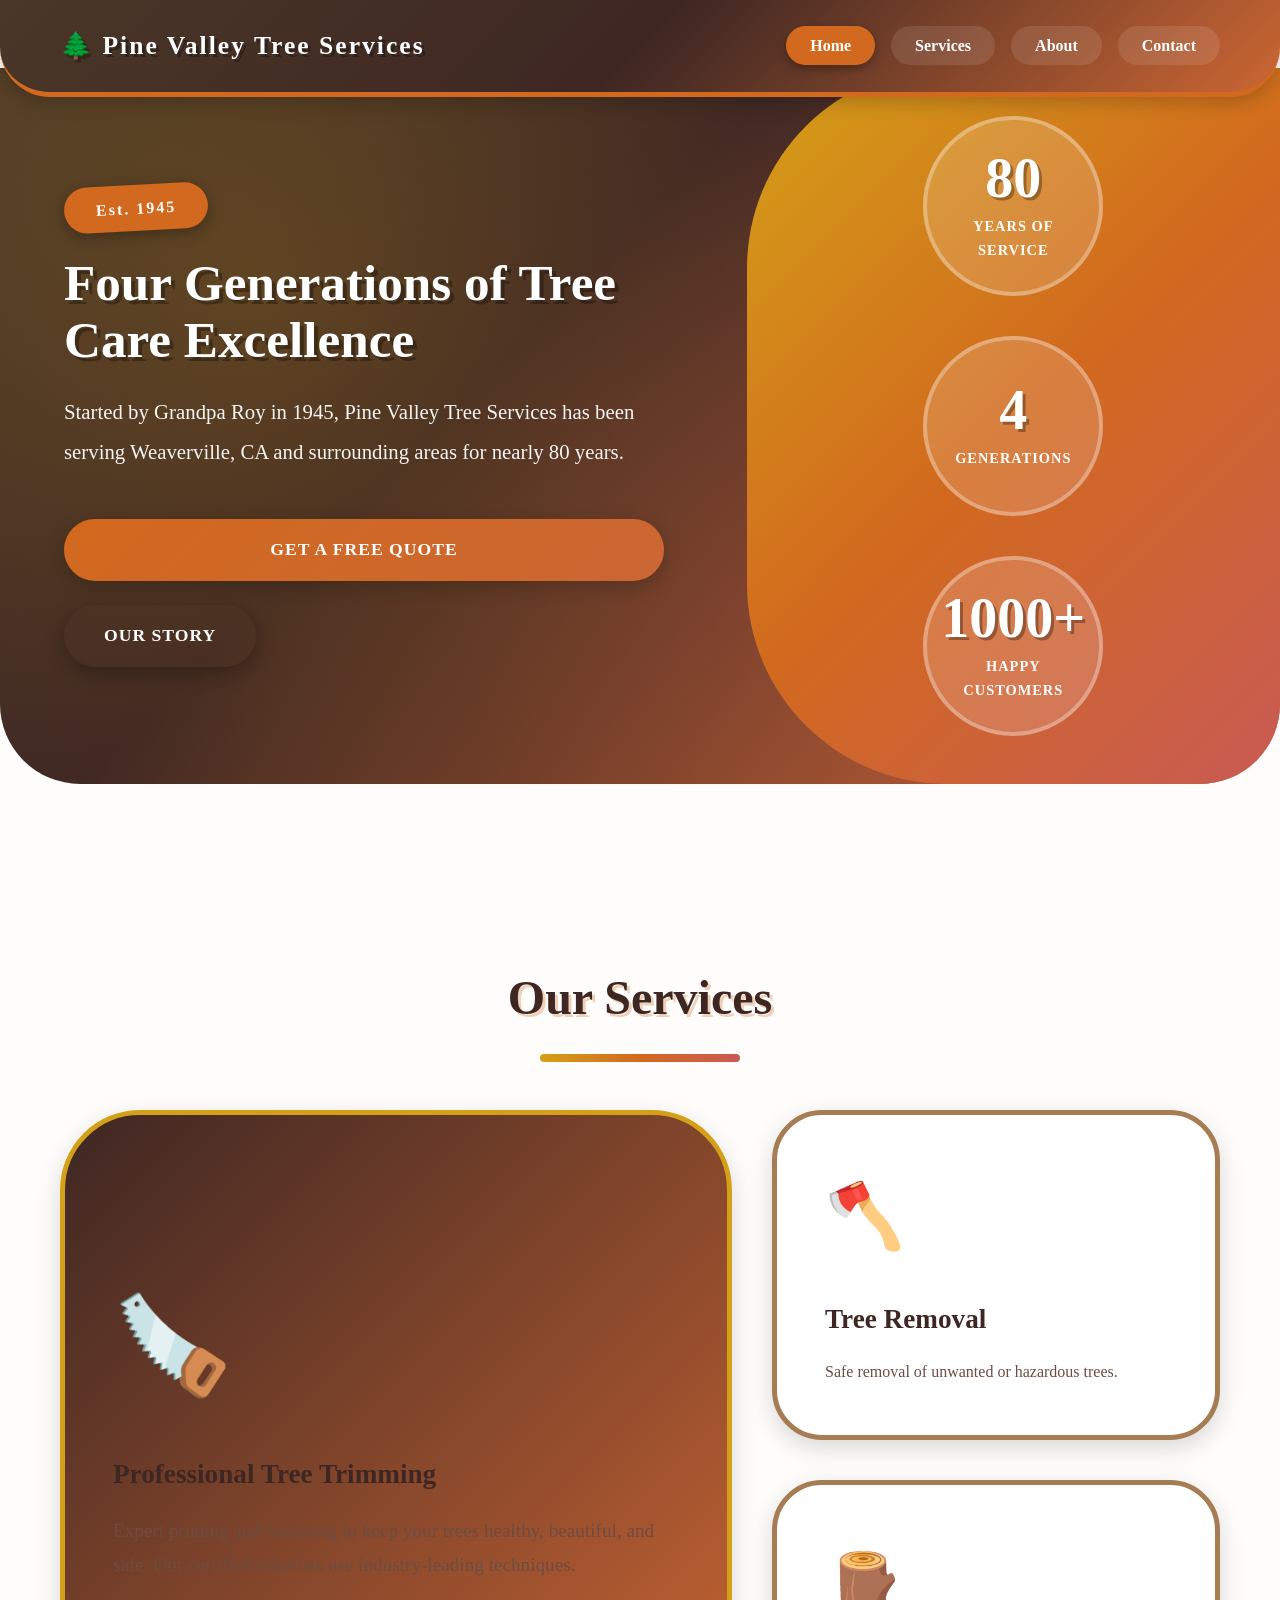
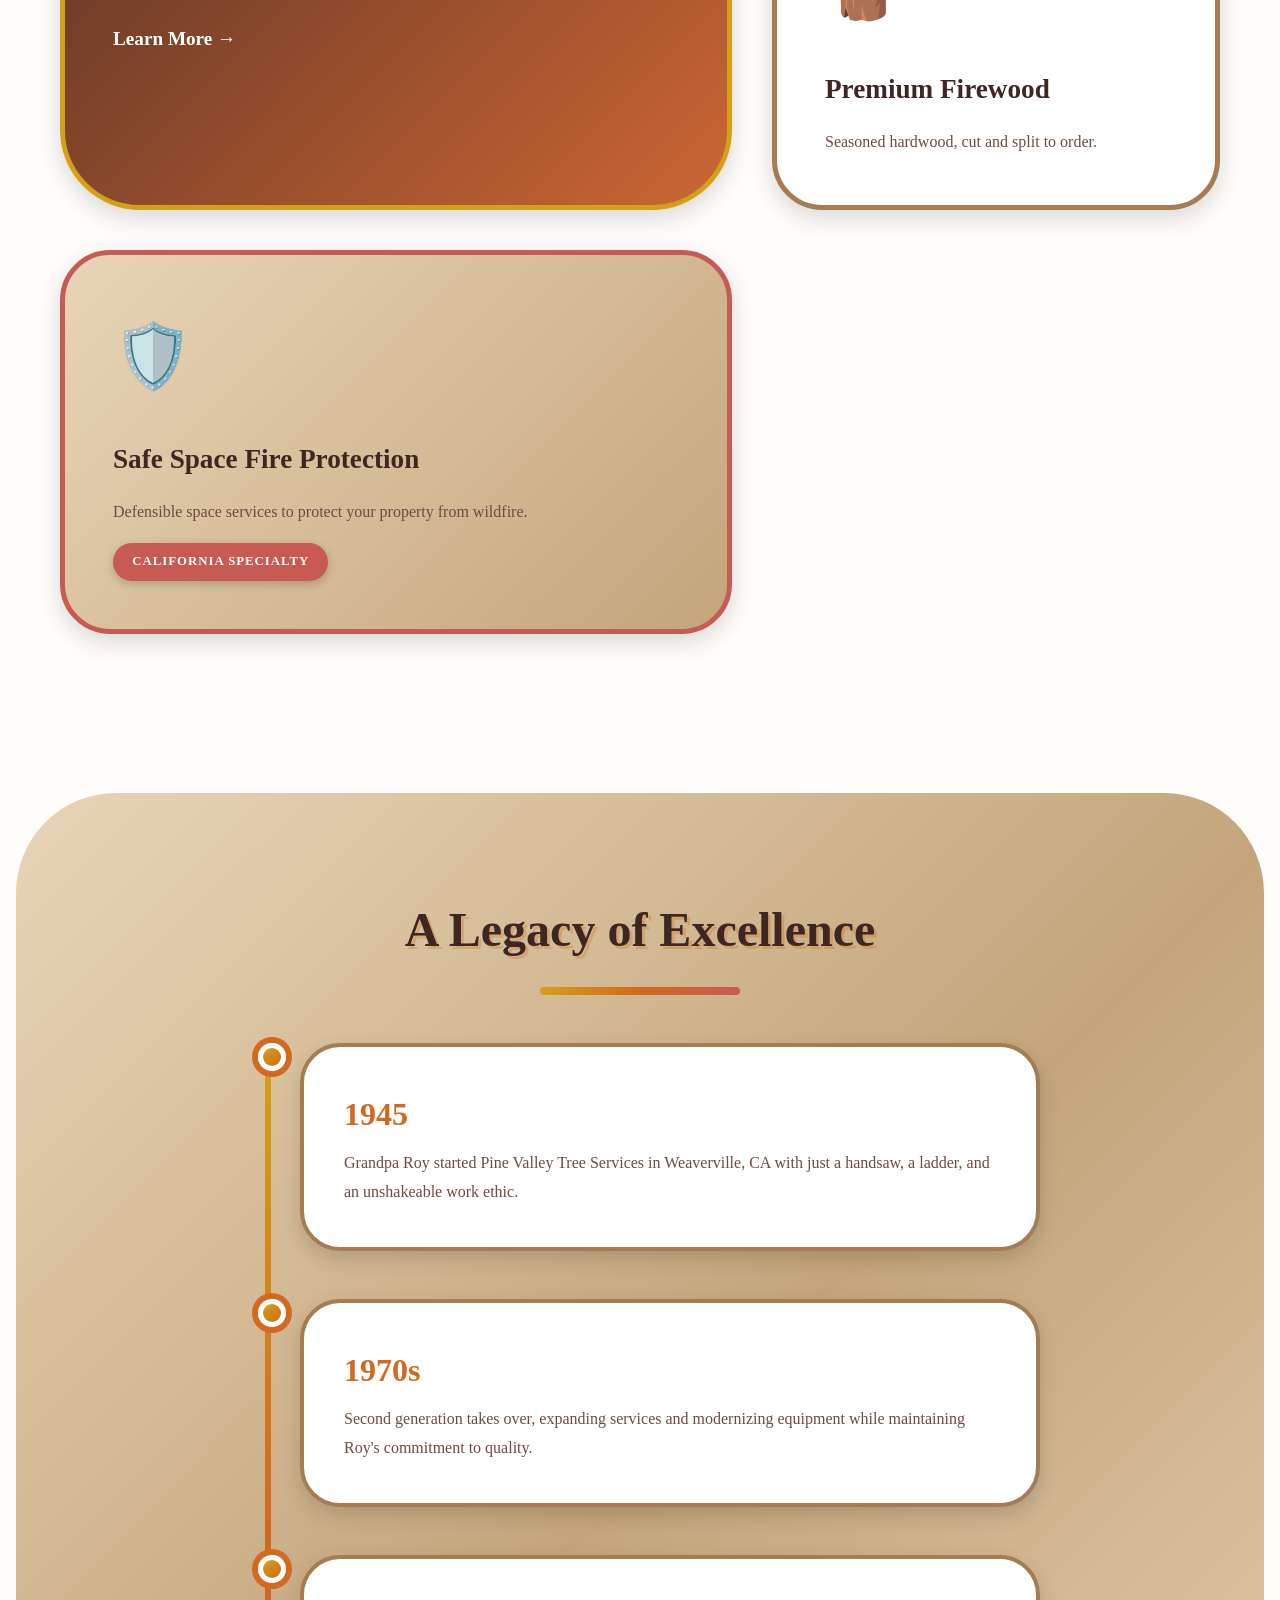
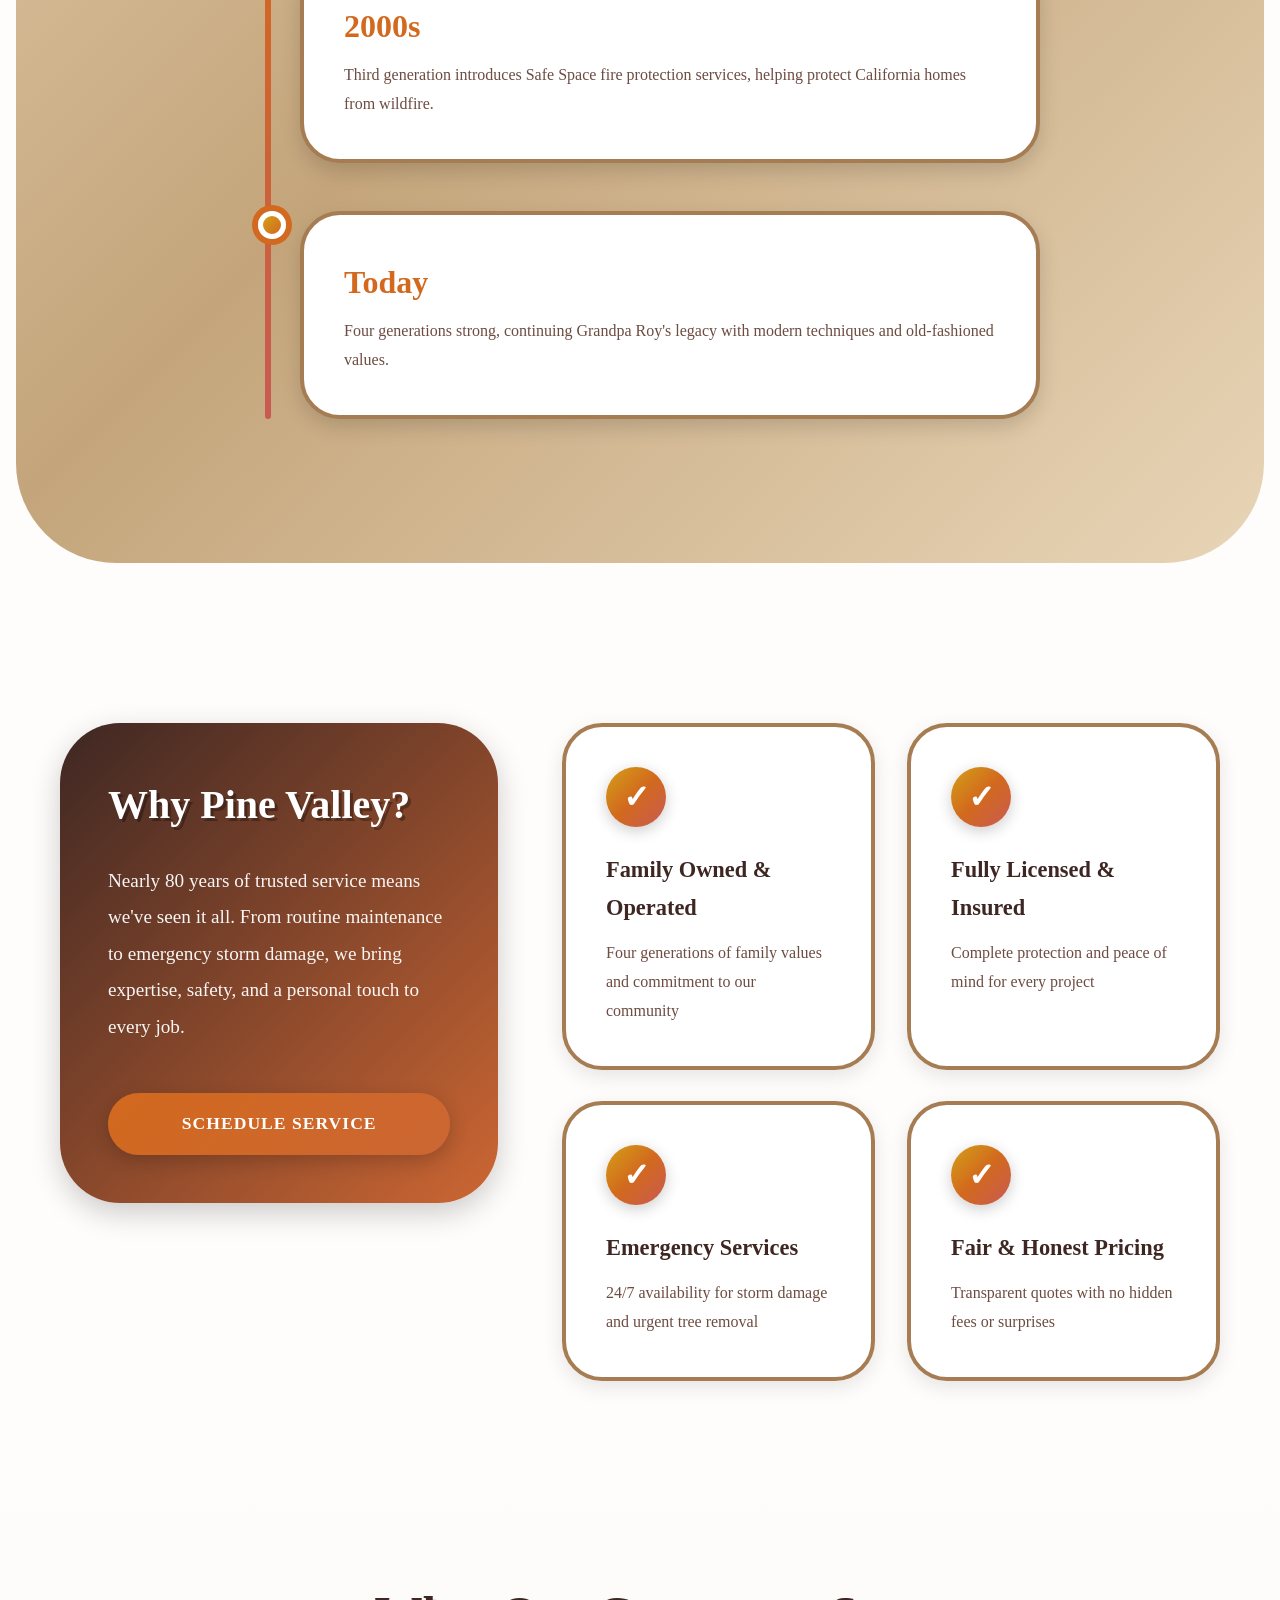
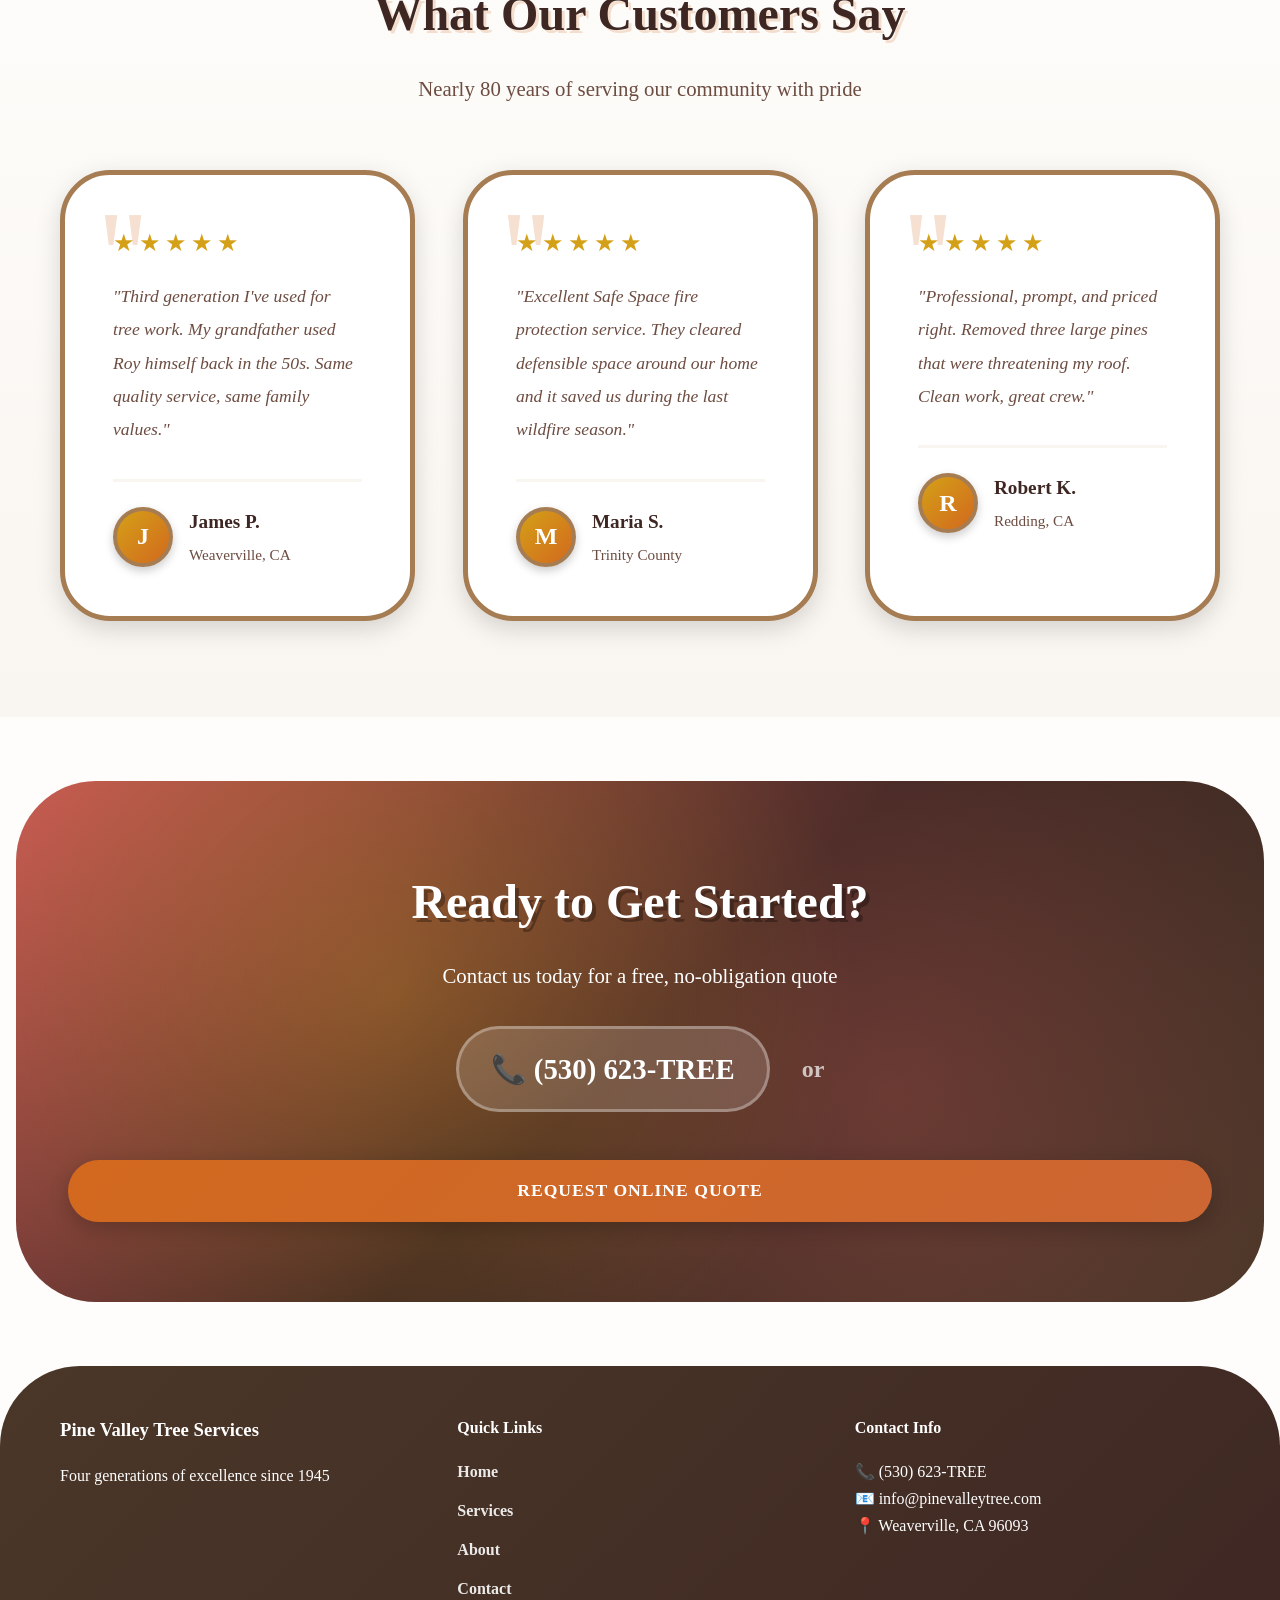
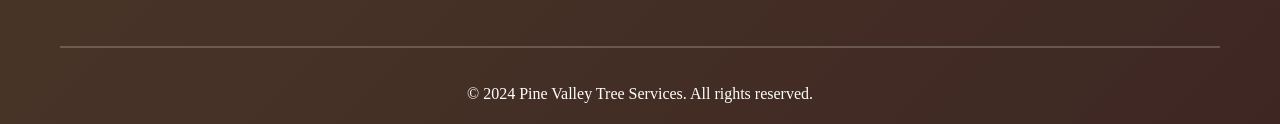
<file: index.html>
<!DOCTYPE html>
<html lang="en">
<head>
    <meta charset="UTF-8">
    <meta name="viewport" content="width=device-width, initial-scale=1.0">
    <title>Pine Valley Tree Services - Professional Tree Care & Firewood</title>
    <link rel="stylesheet" href="styles.css">
</head>
<body>
    <header>
        <nav>
            <div class="logo">
                <h1>🌲 Pine Valley Tree Services</h1>
            </div>
            <ul class="nav-menu">
                <li><a href="index.html" class="active">Home</a></li>
                <li><a href="services.html">Services</a></li>
                <li><a href="about.html">About</a></li>
                <li><a href="contact.html">Contact</a></li>
            </ul>
        </nav>
    </header>

    <main>
        <!-- Split Hero Section -->
        <section class="hero-split">
            <div class="hero-left">
                <div class="hero-content">
                    <span class="hero-badge">Est. 1945</span>
                    <h2>Four Generations of Tree Care Excellence</h2>
                    <p>Started by Grandpa Roy in 1945, Pine Valley Tree Services has been serving Weaverville, CA and surrounding areas for nearly 80 years.</p>
                    <div class="cta-buttons">
                        <a href="contact.html" class="btn btn-primary">Get a Free Quote</a>
                        <a href="about.html" class="btn btn-secondary">Our Story</a>
                    </div>
                </div>
            </div>
            <div class="hero-right">
                <div class="hero-stats">
                    <div class="stat-item">
                        <span class="stat-number">80</span>
                        <span class="stat-label">Years of Service</span>
                    </div>
                    <div class="stat-item">
                        <span class="stat-number">4</span>
                        <span class="stat-label">Generations</span>
                    </div>
                    <div class="stat-item">
                        <span class="stat-number">1000+</span>
                        <span class="stat-label">Happy Customers</span>
                    </div>
                </div>
            </div>
        </section>

        <!-- Services with Mixed Layout -->
        <section class="services-showcase">
            <div class="container">
                <h2 class="section-title">Our Services</h2>

                <div class="services-grid">
                    <!-- Large featured service -->
                    <div class="service-card service-card-large">
                        <div class="service-icon-large">🪚</div>
                        <h3>Professional Tree Trimming</h3>
                        <p>Expert pruning and trimming to keep your trees healthy, beautiful, and safe. Our certified arborists use industry-leading techniques.</p>
                        <a href="services.html" class="service-link">Learn More →</a>
                    </div>

                    <!-- Smaller cards -->
                    <div class="service-card">
                        <div class="service-icon">🪓</div>
                        <h3>Tree Removal</h3>
                        <p>Safe removal of unwanted or hazardous trees.</p>
                    </div>

                    <div class="service-card">
                        <div class="service-icon">🪵</div>
                        <h3>Premium Firewood</h3>
                        <p>Seasoned hardwood, cut and split to order.</p>
                    </div>

                    <div class="service-card service-card-highlight">
                        <div class="service-icon">🛡️</div>
                        <h3>Safe Space Fire Protection</h3>
                        <p>Defensible space services to protect your property from wildfire.</p>
                        <span class="badge">California Specialty</span>
                    </div>
                </div>
            </div>
        </section>

        <!-- Timeline Section -->
        <section class="timeline-section">
            <div class="container">
                <h2 class="section-title">A Legacy of Excellence</h2>
                <div class="timeline">
                    <div class="timeline-item">
                        <div class="timeline-marker"></div>
                        <div class="timeline-content">
                            <h3>1945</h3>
                            <p>Grandpa Roy started Pine Valley Tree Services in Weaverville, CA with just a handsaw, a ladder, and an unshakeable work ethic.</p>
                        </div>
                    </div>
                    <div class="timeline-item">
                        <div class="timeline-marker"></div>
                        <div class="timeline-content">
                            <h3>1970s</h3>
                            <p>Second generation takes over, expanding services and modernizing equipment while maintaining Roy's commitment to quality.</p>
                        </div>
                    </div>
                    <div class="timeline-item">
                        <div class="timeline-marker"></div>
                        <div class="timeline-content">
                            <h3>2000s</h3>
                            <p>Third generation introduces Safe Space fire protection services, helping protect California homes from wildfire.</p>
                        </div>
                    </div>
                    <div class="timeline-item">
                        <div class="timeline-marker"></div>
                        <div class="timeline-content">
                            <h3>Today</h3>
                            <p>Four generations strong, continuing Grandpa Roy's legacy with modern techniques and old-fashioned values.</p>
                        </div>
                    </div>
                </div>
            </div>
        </section>

        <!-- Why Choose - Asymmetric Layout -->
        <section class="why-choose-modern">
            <div class="container">
                <div class="why-choose-layout">
                    <div class="why-choose-left">
                        <h2>Why Pine Valley?</h2>
                        <p class="why-intro">Nearly 80 years of trusted service means we've seen it all. From routine maintenance to emergency storm damage, we bring expertise, safety, and a personal touch to every job.</p>
                        <a href="contact.html" class="btn btn-primary">Schedule Service</a>
                    </div>
                    <div class="why-choose-right">
                        <div class="benefit-card">
                            <div class="benefit-icon">✓</div>
                            <h4>Family Owned & Operated</h4>
                            <p>Four generations of family values and commitment to our community</p>
                        </div>
                        <div class="benefit-card">
                            <div class="benefit-icon">✓</div>
                            <h4>Fully Licensed & Insured</h4>
                            <p>Complete protection and peace of mind for every project</p>
                        </div>
                        <div class="benefit-card">
                            <div class="benefit-icon">✓</div>
                            <h4>Emergency Services</h4>
                            <p>24/7 availability for storm damage and urgent tree removal</p>
                        </div>
                        <div class="benefit-card">
                            <div class="benefit-icon">✓</div>
                            <h4>Fair & Honest Pricing</h4>
                            <p>Transparent quotes with no hidden fees or surprises</p>
                        </div>
                    </div>
                </div>
            </div>
        </section>

        <!-- Reviews Section -->
        <section class="reviews-section">
            <div class="container">
                <h2>What Our Customers Say</h2>
                <p>Nearly 80 years of serving our community with pride</p>

                <div class="reviews-grid">
                    <div class="review-card">
                        <div class="review-stars">★★★★★</div>
                        <p class="review-text">"Third generation I've used for tree work. My grandfather used Roy himself back in the 50s. Same quality service, same family values."</p>
                        <div class="review-author">
                            <div class="review-author-initial">J</div>
                            <div class="review-author-info">
                                <h4>James P.</h4>
                                <p>Weaverville, CA</p>
                            </div>
                        </div>
                    </div>

                    <div class="review-card">
                        <div class="review-stars">★★★★★</div>
                        <p class="review-text">"Excellent Safe Space fire protection service. They cleared defensible space around our home and it saved us during the last wildfire season."</p>
                        <div class="review-author">
                            <div class="review-author-initial">M</div>
                            <div class="review-author-info">
                                <h4>Maria S.</h4>
                                <p>Trinity County</p>
                            </div>
                        </div>
                    </div>

                    <div class="review-card">
                        <div class="review-stars">★★★★★</div>
                        <p class="review-text">"Professional, prompt, and priced right. Removed three large pines that were threatening my roof. Clean work, great crew."</p>
                        <div class="review-author">
                            <div class="review-author-initial">R</div>
                            <div class="review-author-info">
                                <h4>Robert K.</h4>
                                <p>Redding, CA</p>
                            </div>
                        </div>
                    </div>
                </div>
            </div>
        </section>

        <!-- CTA Section -->
        <section class="cta-section">
            <div class="container">
                <h2>Ready to Get Started?</h2>
                <p>Contact us today for a free, no-obligation quote</p>
                <div class="cta-info">
                    <a href="tel:5306237733" class="cta-phone">📞 (530) 623-TREE</a>
                    <span class="cta-divider">or</span>
                    <a href="contact.html" class="btn btn-primary">Request Online Quote</a>
                </div>
            </div>
        </section>
    </main>

    <footer>
        <div class="container">
            <div class="footer-content">
                <div class="footer-section">
                    <h3>Pine Valley Tree Services</h3>
                    <p>Four generations of excellence since 1945</p>
                </div>
                <div class="footer-section">
                    <h4>Quick Links</h4>
                    <ul>
                        <li><a href="index.html">Home</a></li>
                        <li><a href="services.html">Services</a></li>
                        <li><a href="about.html">About</a></li>
                        <li><a href="contact.html">Contact</a></li>
                    </ul>
                </div>
                <div class="footer-section">
                    <h4>Contact Info</h4>
                    <p>📞 (530) 623-TREE</p>
                    <p>📧 info@pinevalleytree.com</p>
                    <p>📍 Weaverville, CA 96093</p>
                </div>
            </div>
            <div class="footer-bottom">
                <p>&copy; 2024 Pine Valley Tree Services. All rights reserved.</p>
            </div>
        </div>
    </footer>
    <script src="scroll-animations.js"></script>
</body>
</html>
</file>
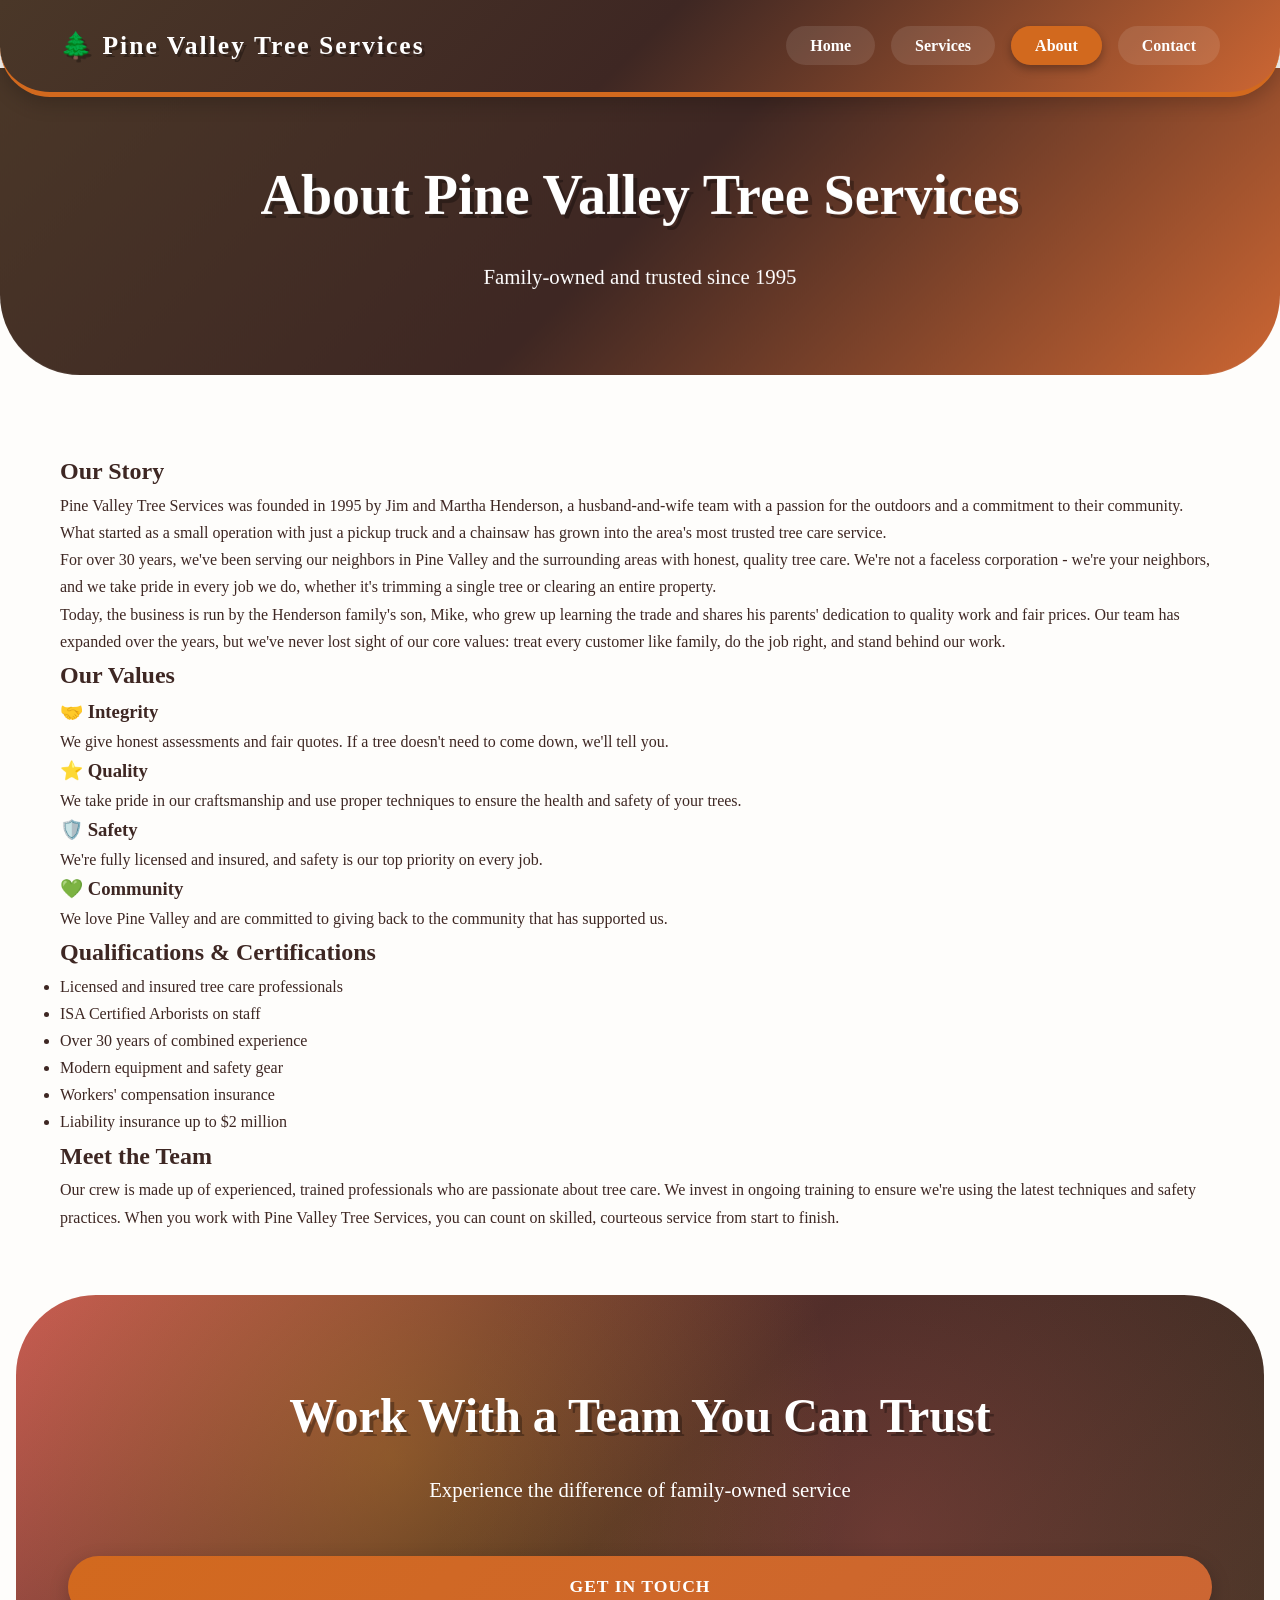
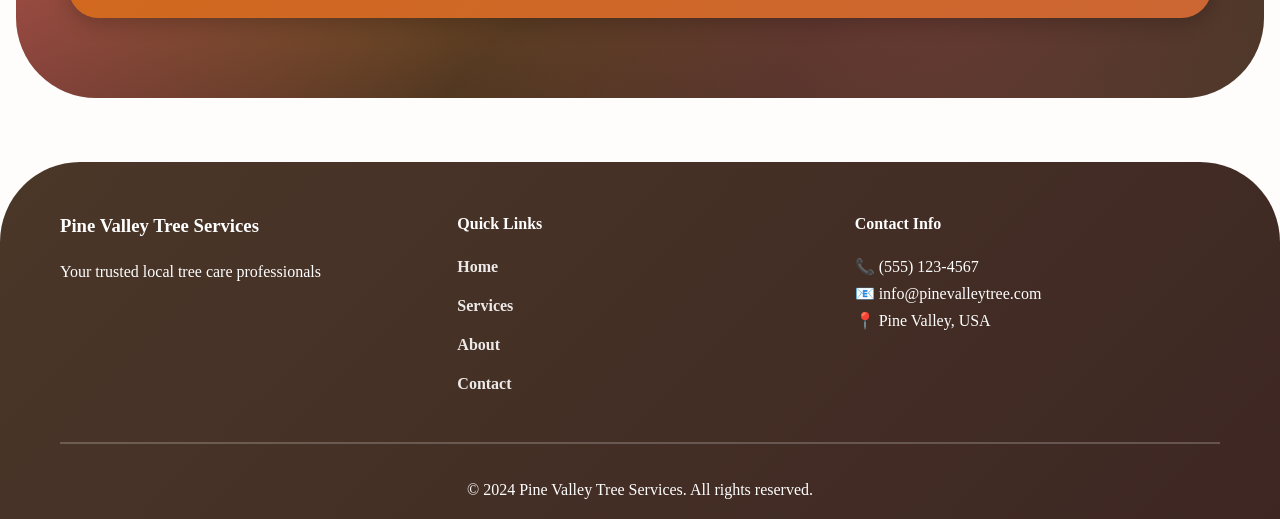
<file: about.html>
<!DOCTYPE html>
<html lang="en">
<head>
    <meta charset="UTF-8">
    <meta name="viewport" content="width=device-width, initial-scale=1.0">
    <title>About Us - Pine Valley Tree Services</title>
    <link rel="stylesheet" href="styles.css">
</head>
<body>
    <header>
        <nav>
            <div class="logo">
                <h1>🌲 Pine Valley Tree Services</h1>
            </div>
            <ul class="nav-menu">
                <li><a href="index.html">Home</a></li>
                <li><a href="services.html">Services</a></li>
                <li><a href="about.html" class="active">About</a></li>
                <li><a href="contact.html">Contact</a></li>
            </ul>
        </nav>
    </header>

    <main>
        <section class="page-header">
            <div class="container">
                <h1>About Pine Valley Tree Services</h1>
                <p>Family-owned and trusted since 1995</p>
            </div>
        </section>

        <section class="about-content">
            <div class="container">
                <div class="about-story">
                    <h2>Our Story</h2>
                    <p>Pine Valley Tree Services was founded in 1995 by Jim and Martha Henderson, a husband-and-wife team with a passion for the outdoors and a commitment to their community. What started as a small operation with just a pickup truck and a chainsaw has grown into the area's most trusted tree care service.</p>

                    <p>For over 30 years, we've been serving our neighbors in Pine Valley and the surrounding areas with honest, quality tree care. We're not a faceless corporation - we're your neighbors, and we take pride in every job we do, whether it's trimming a single tree or clearing an entire property.</p>

                    <p>Today, the business is run by the Henderson family's son, Mike, who grew up learning the trade and shares his parents' dedication to quality work and fair prices. Our team has expanded over the years, but we've never lost sight of our core values: treat every customer like family, do the job right, and stand behind our work.</p>
                </div>

                <div class="values-section">
                    <h2>Our Values</h2>
                    <div class="values-grid">
                        <div class="value-card">
                            <h3>🤝 Integrity</h3>
                            <p>We give honest assessments and fair quotes. If a tree doesn't need to come down, we'll tell you.</p>
                        </div>
                        <div class="value-card">
                            <h3>⭐ Quality</h3>
                            <p>We take pride in our craftsmanship and use proper techniques to ensure the health and safety of your trees.</p>
                        </div>
                        <div class="value-card">
                            <h3>🛡️ Safety</h3>
                            <p>We're fully licensed and insured, and safety is our top priority on every job.</p>
                        </div>
                        <div class="value-card">
                            <h3>💚 Community</h3>
                            <p>We love Pine Valley and are committed to giving back to the community that has supported us.</p>
                        </div>
                    </div>
                </div>

                <div class="qualifications">
                    <h2>Qualifications & Certifications</h2>
                    <ul>
                        <li>Licensed and insured tree care professionals</li>
                        <li>ISA Certified Arborists on staff</li>
                        <li>Over 30 years of combined experience</li>
                        <li>Modern equipment and safety gear</li>
                        <li>Workers' compensation insurance</li>
                        <li>Liability insurance up to $2 million</li>
                    </ul>
                </div>

                <div class="team-section">
                    <h2>Meet the Team</h2>
                    <p>Our crew is made up of experienced, trained professionals who are passionate about tree care. We invest in ongoing training to ensure we're using the latest techniques and safety practices. When you work with Pine Valley Tree Services, you can count on skilled, courteous service from start to finish.</p>
                </div>
            </div>
        </section>

        <section class="cta-section">
            <div class="container">
                <h2>Work With a Team You Can Trust</h2>
                <p>Experience the difference of family-owned service</p>
                <a href="contact.html" class="btn btn-primary">Get in Touch</a>
            </div>
        </section>
    </main>

    <footer>
        <div class="container">
            <div class="footer-content">
                <div class="footer-section">
                    <h3>Pine Valley Tree Services</h3>
                    <p>Your trusted local tree care professionals</p>
                </div>
                <div class="footer-section">
                    <h4>Quick Links</h4>
                    <ul>
                        <li><a href="index.html">Home</a></li>
                        <li><a href="services.html">Services</a></li>
                        <li><a href="about.html">About</a></li>
                        <li><a href="contact.html">Contact</a></li>
                    </ul>
                </div>
                <div class="footer-section">
                    <h4>Contact Info</h4>
                    <p>📞 (555) 123-4567</p>
                    <p>📧 info@pinevalleytree.com</p>
                    <p>📍 Pine Valley, USA</p>
                </div>
            </div>
            <div class="footer-bottom">
                <p>&copy; 2024 Pine Valley Tree Services. All rights reserved.</p>
            </div>
        </div>
    </footer>
    <script src="scroll-animations.js"></script>
</body>
</html>
</file>
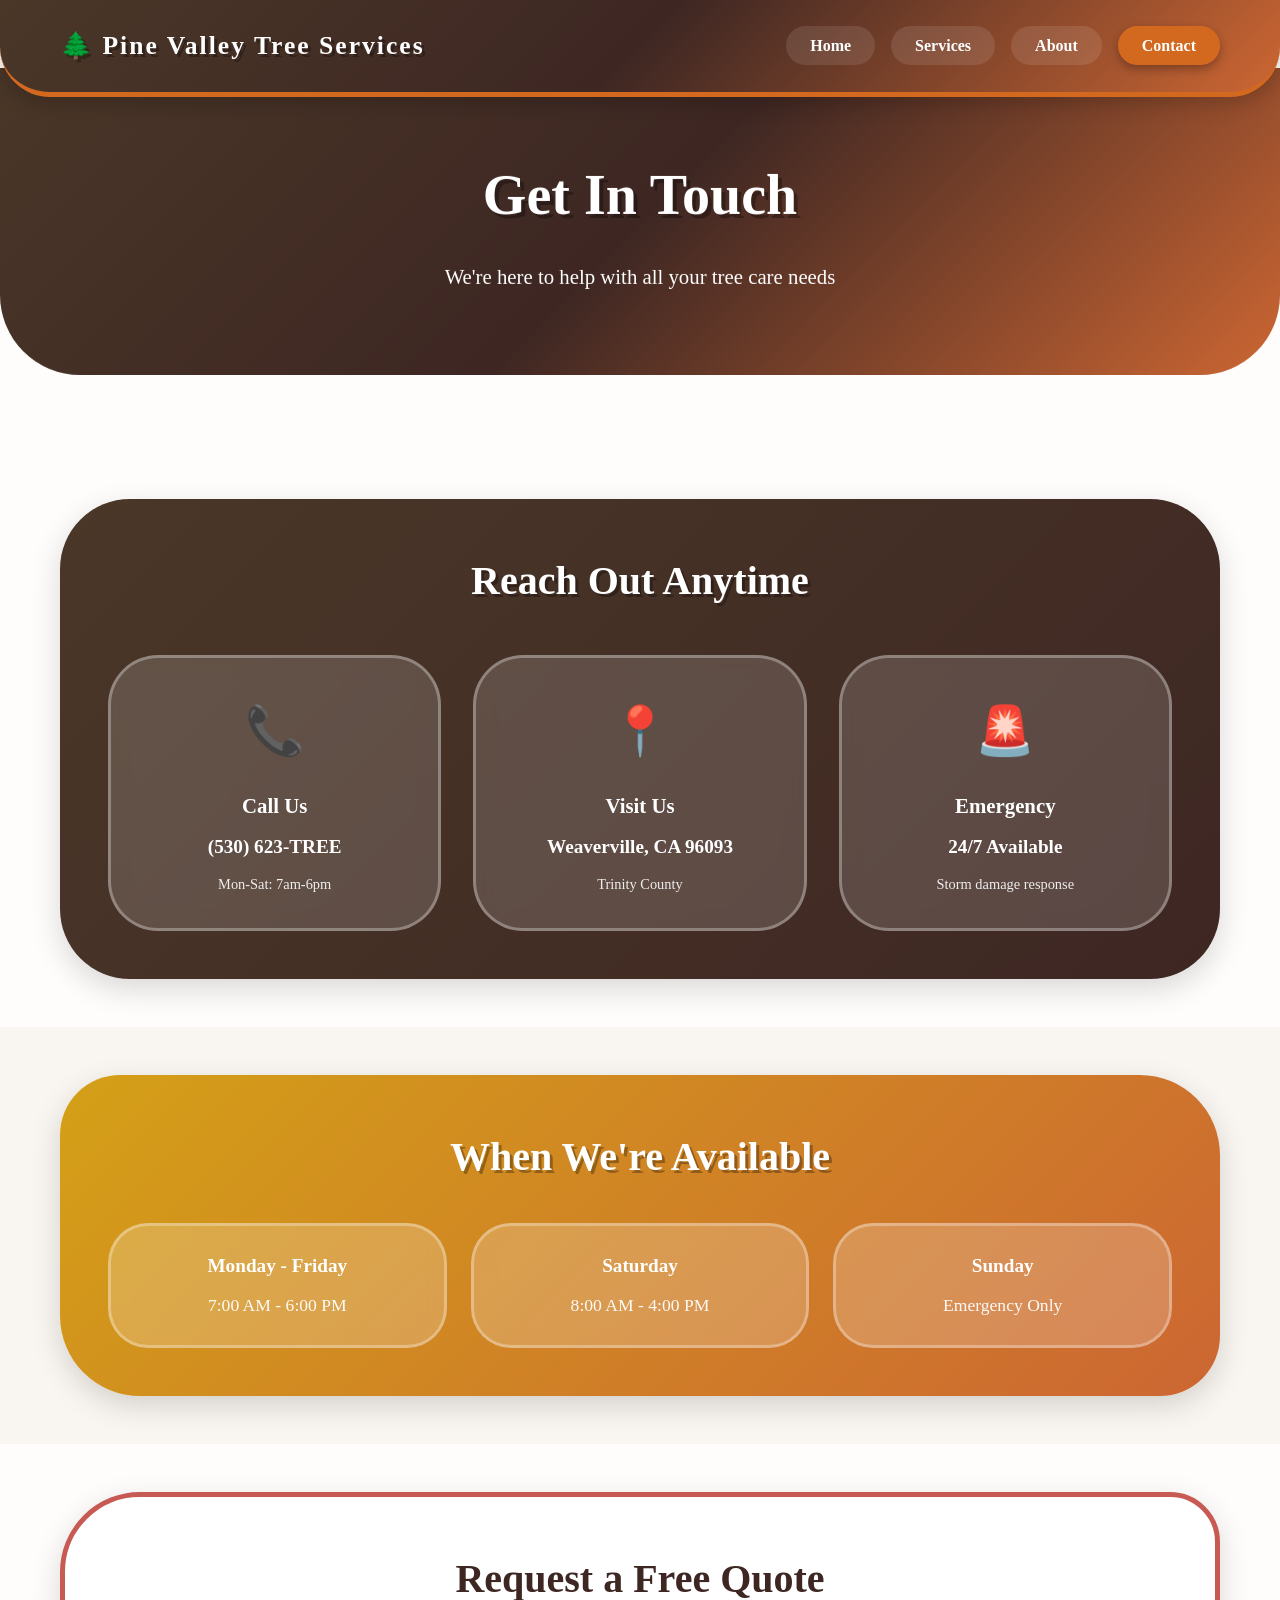
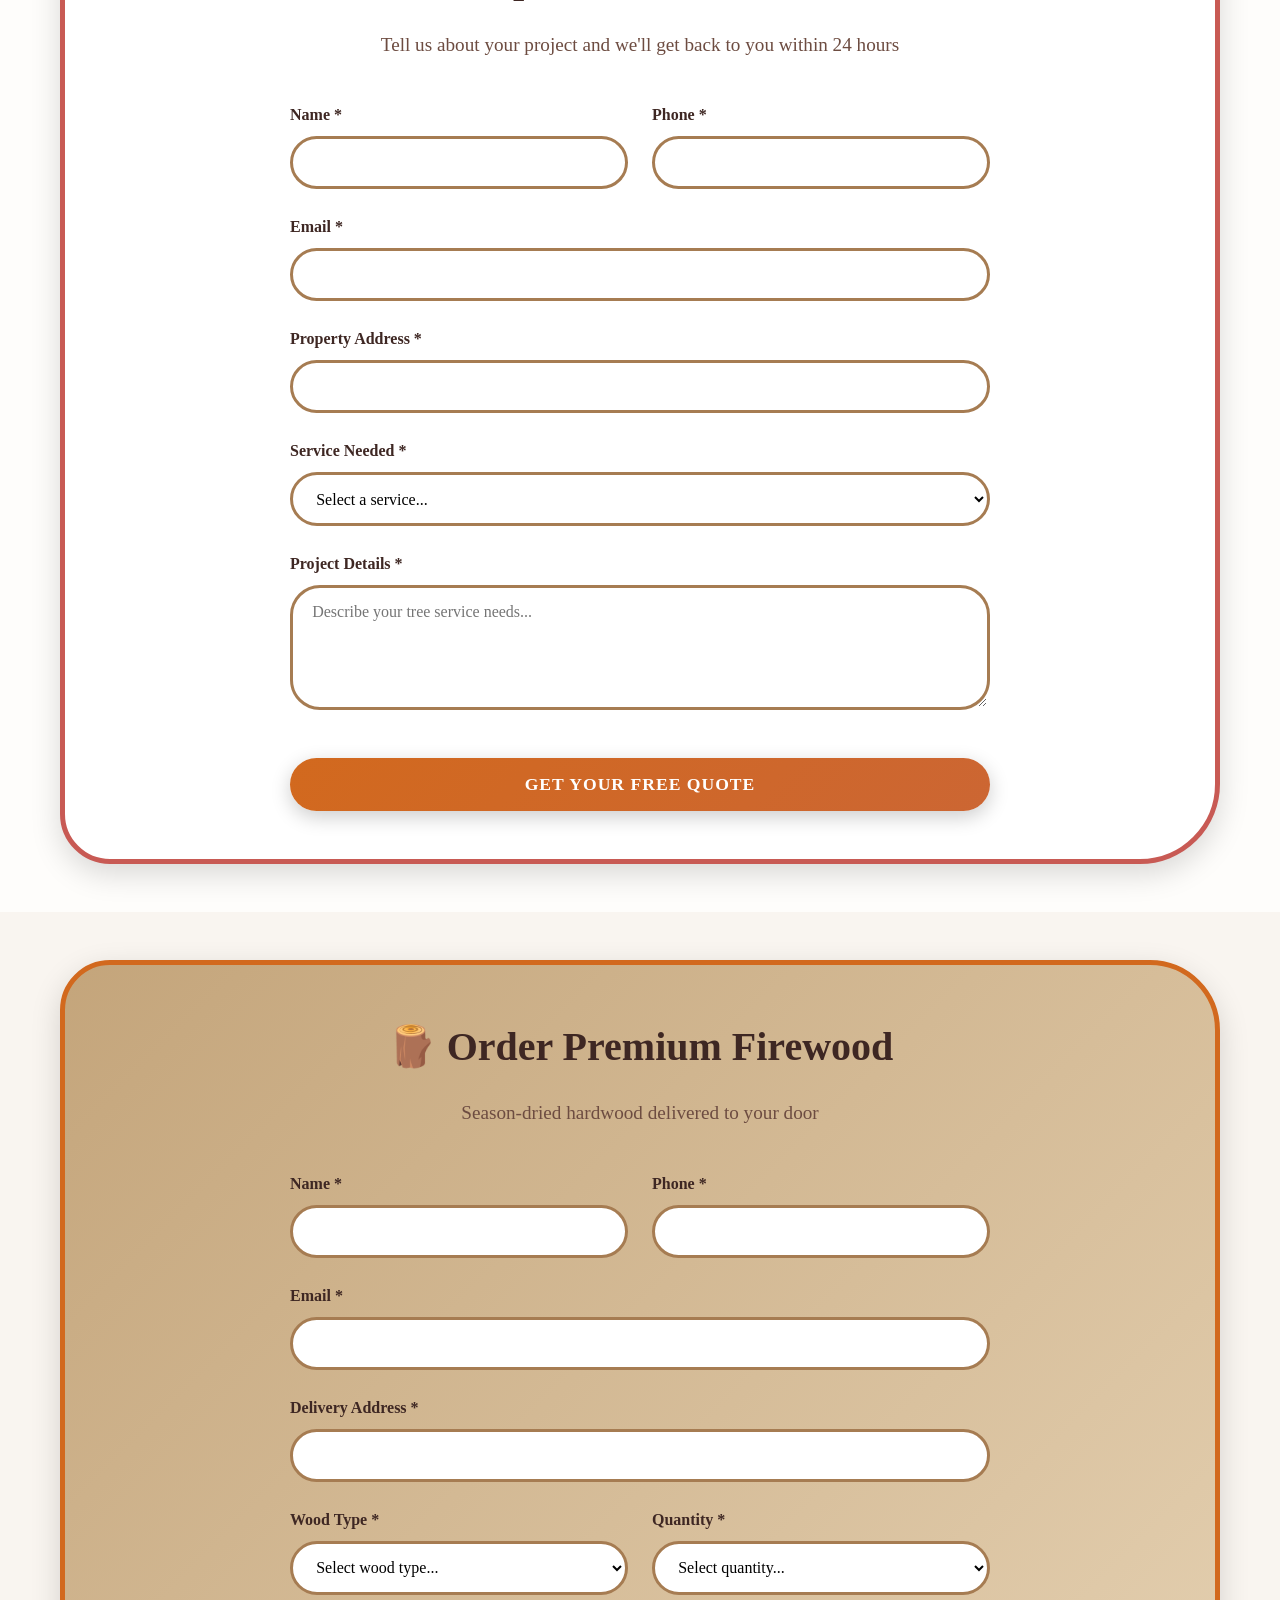
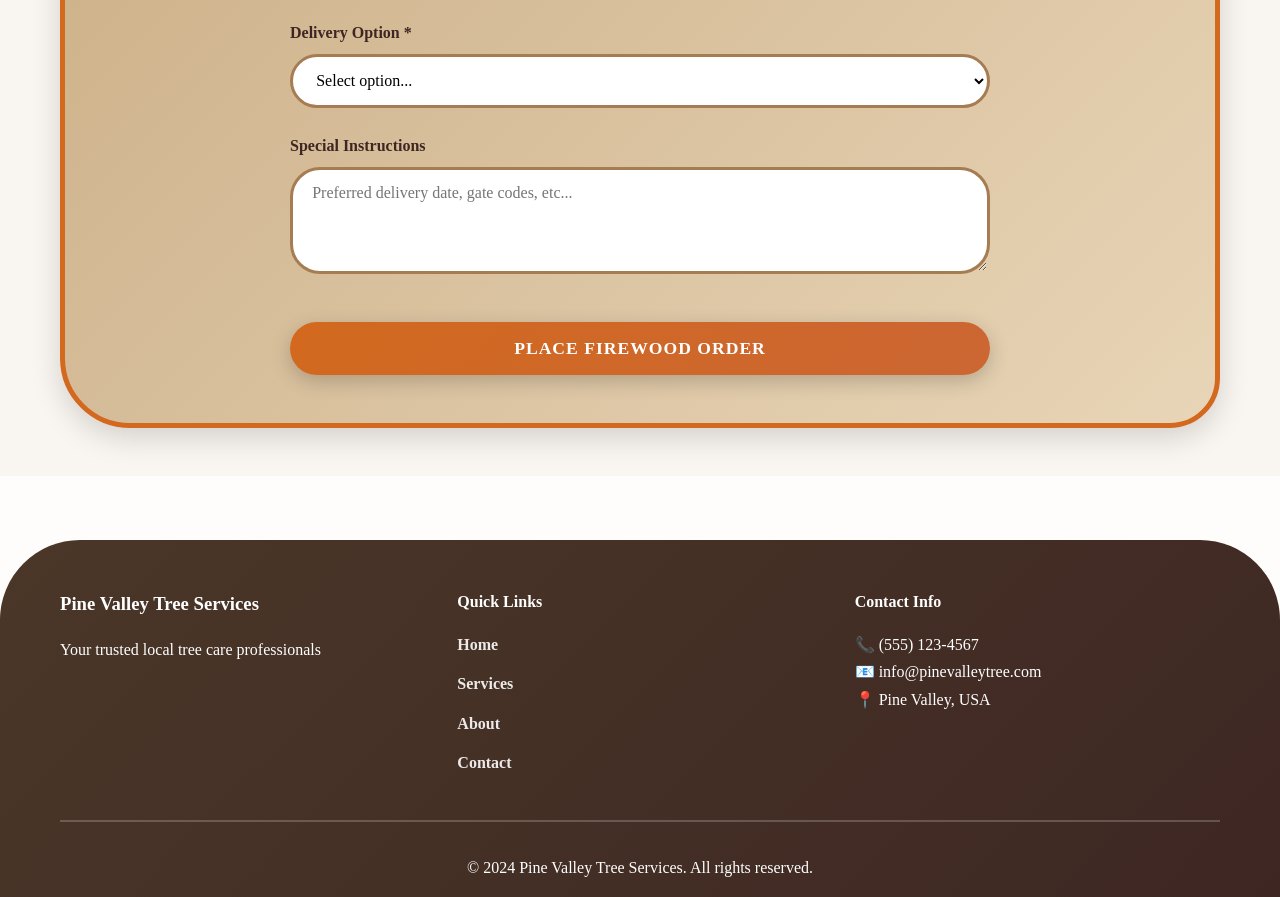
<file: contact.html>
<!DOCTYPE html>
<html lang="en">
<head>
    <meta charset="UTF-8">
    <meta name="viewport" content="width=device-width, initial-scale=1.0">
    <title>Contact Us - Pine Valley Tree Services</title>
    <link rel="stylesheet" href="styles.css">
</head>
<body>
    <header>
        <nav>
            <div class="logo">
                <h1>🌲 Pine Valley Tree Services</h1>
            </div>
            <ul class="nav-menu">
                <li><a href="index.html">Home</a></li>
                <li><a href="services.html">Services</a></li>
                <li><a href="about.html">About</a></li>
                <li><a href="contact.html" class="active">Contact</a></li>
            </ul>
        </nav>
    </header>

    <main>
        <section class="page-header">
            <div class="container">
                <h1>Get In Touch</h1>
                <p>We're here to help with all your tree care needs</p>
            </div>
        </section>

        <!-- Contact Info Section -->
        <section class="contact-info-section">
            <div class="container">
                <div class="contact-info-wrapper">
                    <h2>Reach Out Anytime</h2>
                    <div class="contact-cards">
                        <div class="contact-card">
                            <div class="contact-icon">📞</div>
                            <h3>Call Us</h3>
                            <p class="contact-detail">(530) 623-TREE</p>
                            <p class="note">Mon-Sat: 7am-6pm</p>
                        </div>
                        <div class="contact-card">
                            <div class="contact-icon">📍</div>
                            <h3>Visit Us</h3>
                            <p class="contact-detail">Weaverville, CA 96093</p>
                            <p class="note">Trinity County</p>
                        </div>
                        <div class="contact-card">
                            <div class="contact-icon">🚨</div>
                            <h3>Emergency</h3>
                            <p class="contact-detail">24/7 Available</p>
                            <p class="note">Storm damage response</p>
                        </div>
                    </div>
                </div>
            </div>
        </section>

        <!-- Business Hours Section -->
        <section class="hours-section">
            <div class="container">
                <div class="hours-wrapper">
                    <h2>When We're Available</h2>
                    <div class="hours-grid">
                        <div class="hours-item">
                            <span class="day">Monday - Friday</span>
                            <span class="time">7:00 AM - 6:00 PM</span>
                        </div>
                        <div class="hours-item">
                            <span class="day">Saturday</span>
                            <span class="time">8:00 AM - 4:00 PM</span>
                        </div>
                        <div class="hours-item">
                            <span class="day">Sunday</span>
                            <span class="time">Emergency Only</span>
                        </div>
                    </div>
                </div>
            </div>
        </section>

        <!-- Quote Request Section -->
        <section class="quote-section">
            <div class="container">
                <div class="quote-wrapper">
                    <div class="section-intro">
                        <h2>Request a Free Quote</h2>
                        <p>Tell us about your project and we'll get back to you within 24 hours</p>
                    </div>
                    <form class="contact-form" id="quoteForm">
                        <div class="form-row">
                            <div class="form-group">
                                <label for="quote-name">Name *</label>
                                <input type="text" id="quote-name" name="name" required>
                            </div>
                            <div class="form-group">
                                <label for="quote-phone">Phone *</label>
                                <input type="tel" id="quote-phone" name="phone" required>
                            </div>
                        </div>

                        <div class="form-group">
                            <label for="quote-email">Email *</label>
                            <input type="email" id="quote-email" name="email" required>
                        </div>

                        <div class="form-group">
                            <label for="quote-address">Property Address *</label>
                            <input type="text" id="quote-address" name="address" required>
                        </div>

                        <div class="form-group">
                            <label for="quote-service">Service Needed *</label>
                            <select id="quote-service" name="service" required>
                                <option value="">Select a service...</option>
                                <option value="trimming">🪚 Tree Trimming/Pruning</option>
                                <option value="removal">🌲 Tree Removal</option>
                                <option value="stump">🪓 Stump Grinding</option>
                                <option value="safe-space">🛡️ Safe Space Fire Protection</option>
                                <option value="emergency">🚨 Emergency Service</option>
                                <option value="other">Other</option>
                            </select>
                        </div>

                        <div class="form-group">
                            <label for="quote-message">Project Details *</label>
                            <textarea id="quote-message" name="message" rows="5" placeholder="Describe your tree service needs..." required></textarea>
                        </div>

                        <button type="submit" class="btn btn-primary">Get Your Free Quote</button>
                    </form>
                </div>
            </div>
        </section>

        <!-- Firewood Order Section -->
        <section class="firewood-section">
            <div class="container">
                <div class="firewood-wrapper">
                    <div class="section-intro">
                        <h2>🪵 Order Premium Firewood</h2>
                        <p>Season-dried hardwood delivered to your door</p>
                    </div>
                    <form class="contact-form" id="firewoodForm">
                        <div class="form-row">
                            <div class="form-group">
                                <label for="fw-name">Name *</label>
                                <input type="text" id="fw-name" name="name" required>
                            </div>
                            <div class="form-group">
                                <label for="fw-phone">Phone *</label>
                                <input type="tel" id="fw-phone" name="phone" required>
                            </div>
                        </div>

                        <div class="form-group">
                            <label for="fw-email">Email *</label>
                            <input type="email" id="fw-email" name="email" required>
                        </div>

                        <div class="form-group">
                            <label for="fw-address">Delivery Address *</label>
                            <input type="text" id="fw-address" name="address" required>
                        </div>

                        <div class="form-row">
                            <div class="form-group">
                                <label for="fw-wood-type">Wood Type *</label>
                                <select id="fw-wood-type" name="woodType" required>
                                    <option value="">Select wood type...</option>
                                    <option value="oak">Oak (Premium)</option>
                                    <option value="maple">Maple</option>
                                    <option value="mixed">Mixed Hardwood</option>
                                </select>
                            </div>
                            <div class="form-group">
                                <label for="fw-quantity">Quantity *</label>
                                <select id="fw-quantity" name="quantity" required>
                                    <option value="">Select quantity...</option>
                                    <option value="face">Face Cord</option>
                                    <option value="half">Half Cord</option>
                                    <option value="full">Full Cord</option>
                                    <option value="multiple">2+ Cords</option>
                                </select>
                            </div>
                        </div>

                        <div class="form-group">
                            <label for="fw-delivery">Delivery Option *</label>
                            <select id="fw-delivery" name="delivery" required>
                                <option value="">Select option...</option>
                                <option value="stacked">Stacked (+$50)</option>
                                <option value="dumped">Dumped</option>
                                <option value="pickup">Pick Up (-$25)</option>
                            </select>
                        </div>

                        <div class="form-group">
                            <label for="fw-notes">Special Instructions</label>
                            <textarea id="fw-notes" name="notes" rows="4" placeholder="Preferred delivery date, gate codes, etc..."></textarea>
                        </div>

                        <button type="submit" class="btn btn-primary">Place Firewood Order</button>
                    </form>
                </div>
            </div>
        </section>
    </main>

    <footer>
        <div class="container">
            <div class="footer-content">
                <div class="footer-section">
                    <h3>Pine Valley Tree Services</h3>
                    <p>Your trusted local tree care professionals</p>
                </div>
                <div class="footer-section">
                    <h4>Quick Links</h4>
                    <ul>
                        <li><a href="index.html">Home</a></li>
                        <li><a href="services.html">Services</a></li>
                        <li><a href="about.html">About</a></li>
                        <li><a href="contact.html">Contact</a></li>
                    </ul>
                </div>
                <div class="footer-section">
                    <h4>Contact Info</h4>
                    <p>📞 (555) 123-4567</p>
                    <p>📧 info@pinevalleytree.com</p>
                    <p>📍 Pine Valley, USA</p>
                </div>
            </div>
            <div class="footer-bottom">
                <p>&copy; 2024 Pine Valley Tree Services. All rights reserved.</p>
            </div>
        </div>
    </footer>
    <script src="script.js"></script>
    <script src="scroll-animations.js"></script>
</body>
</html>
</file>
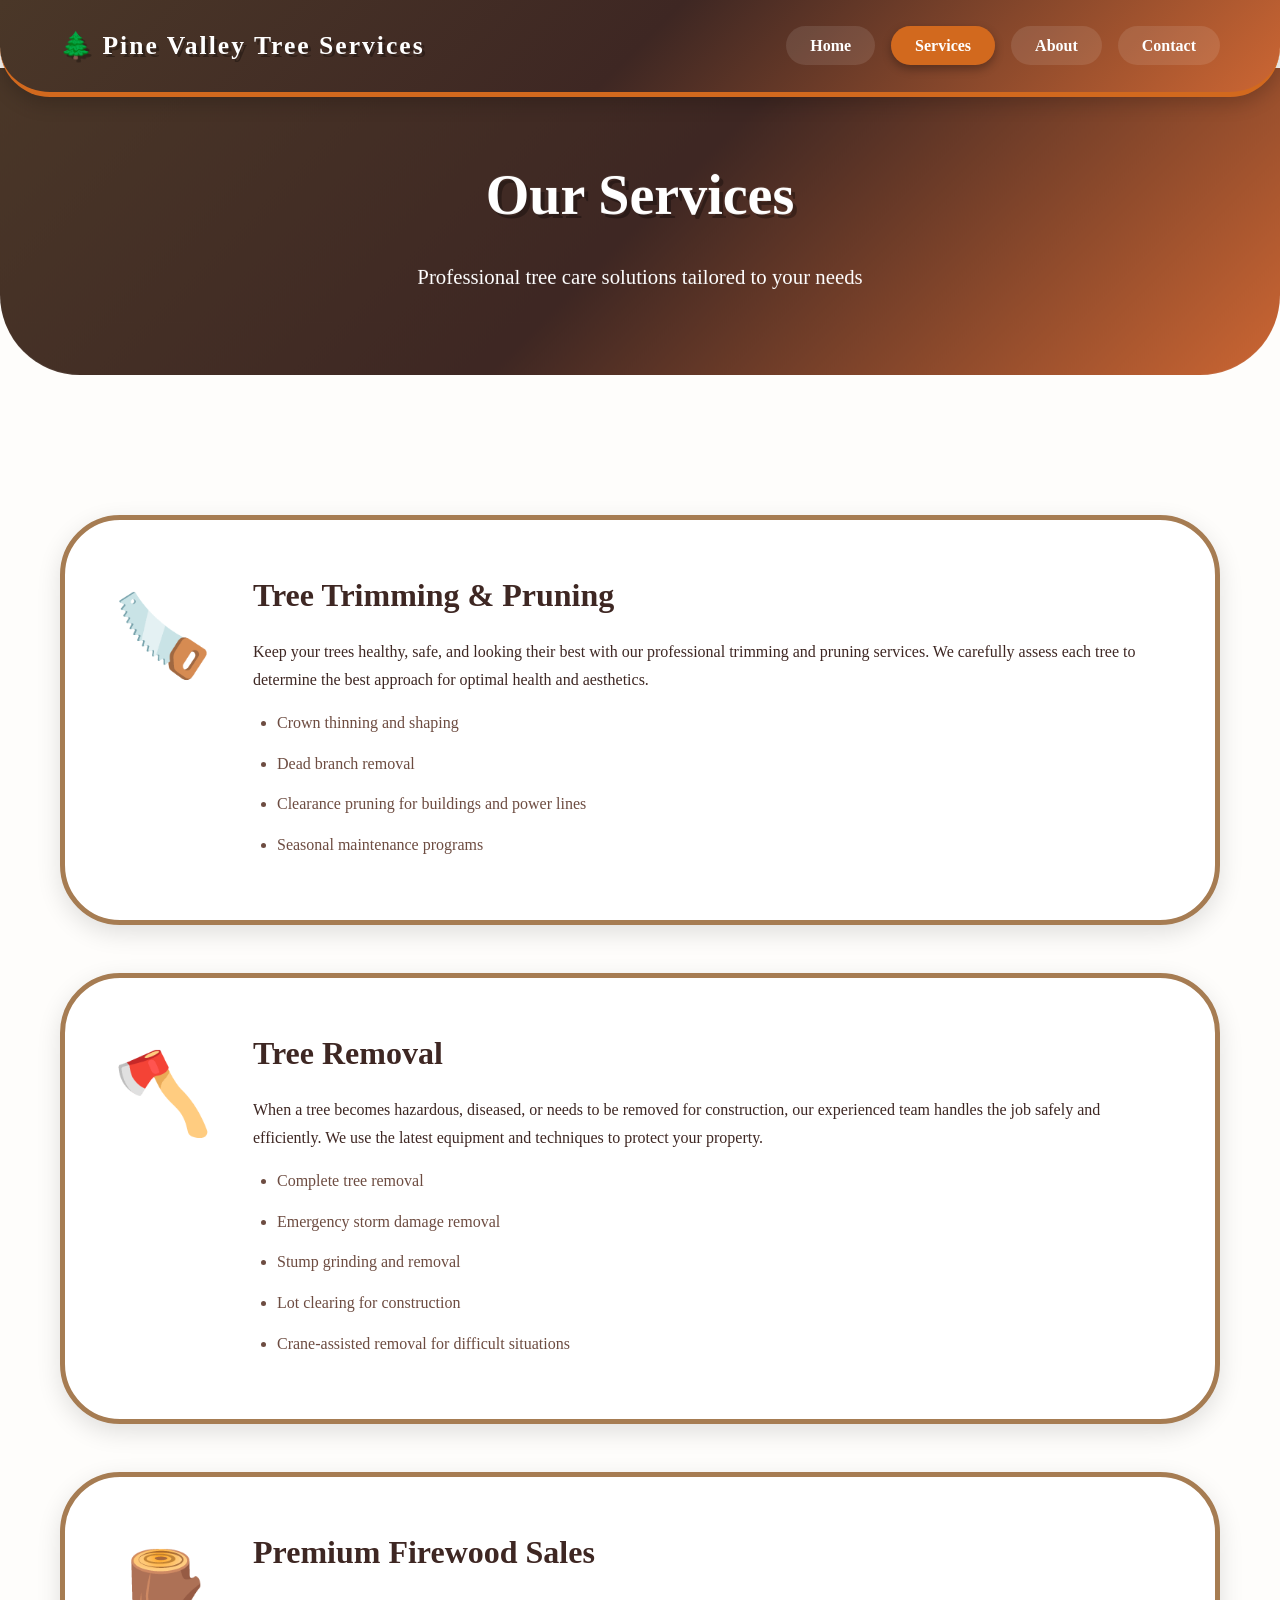
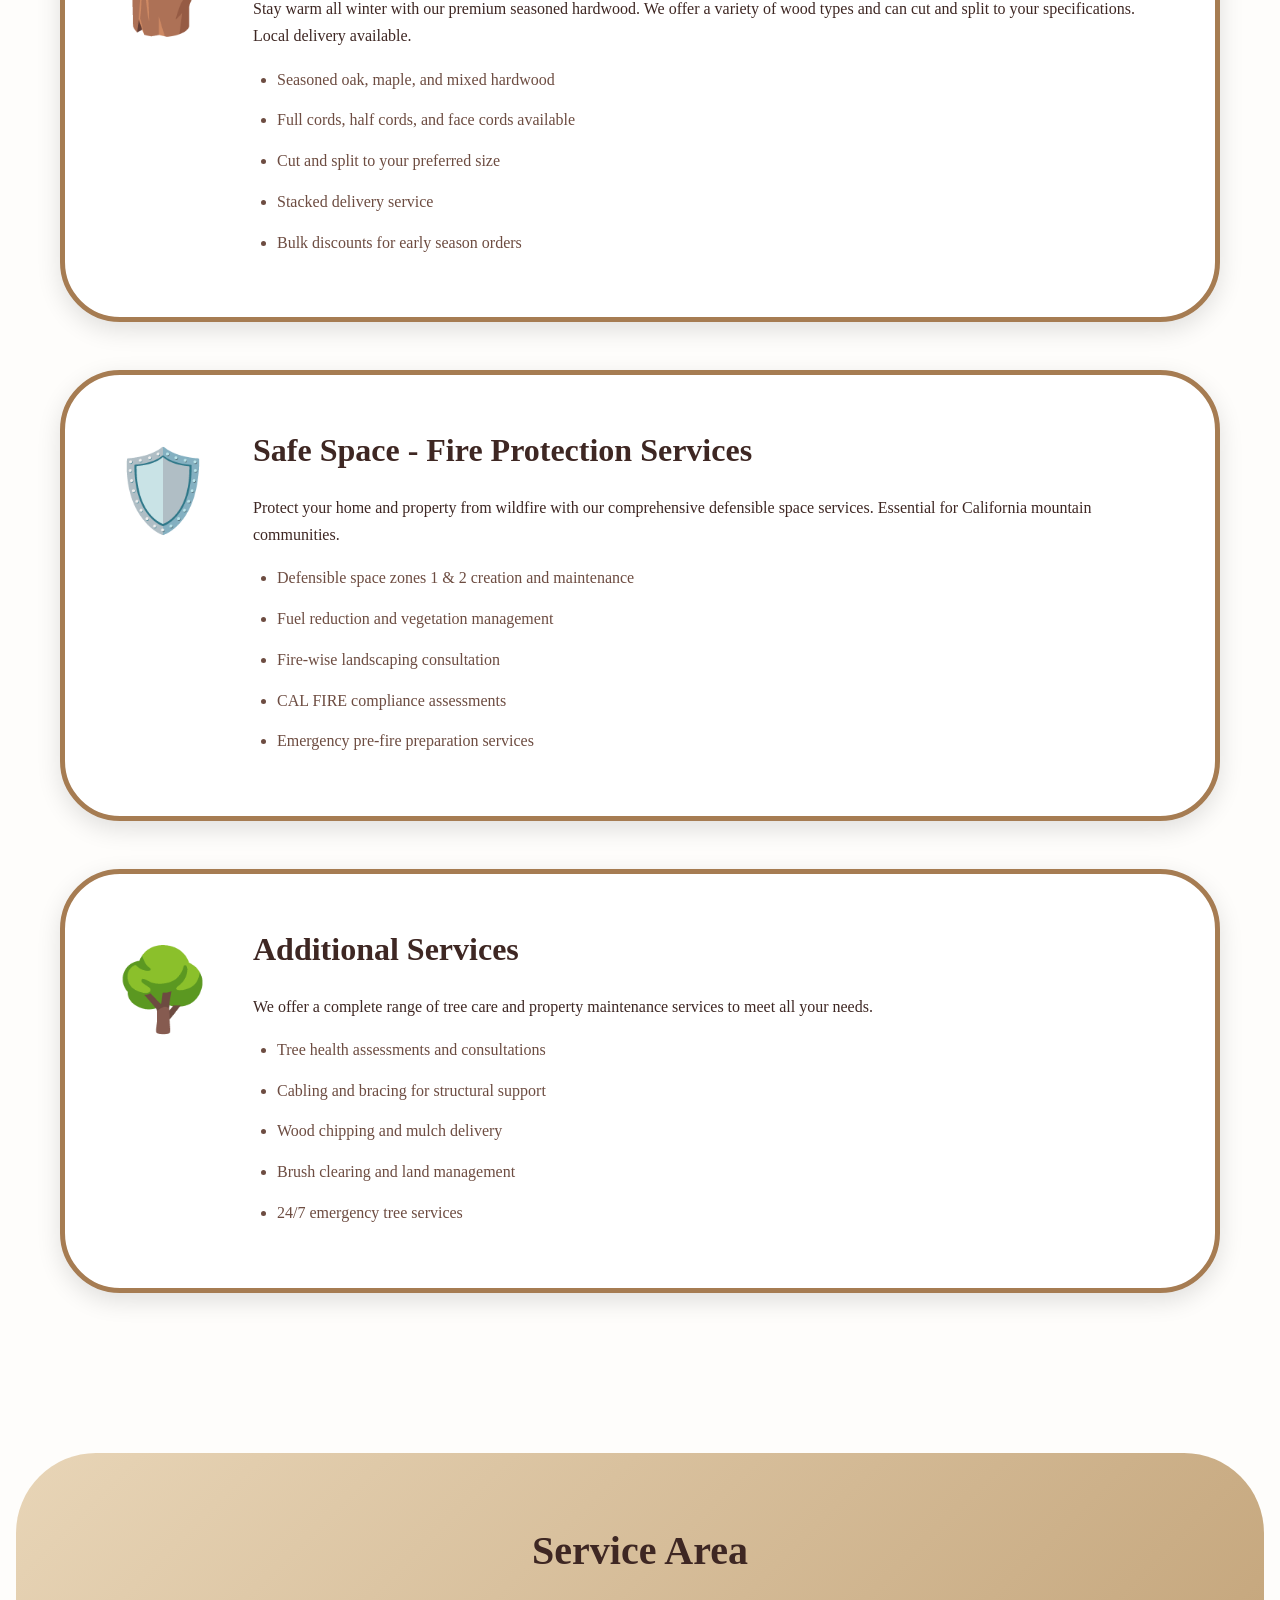
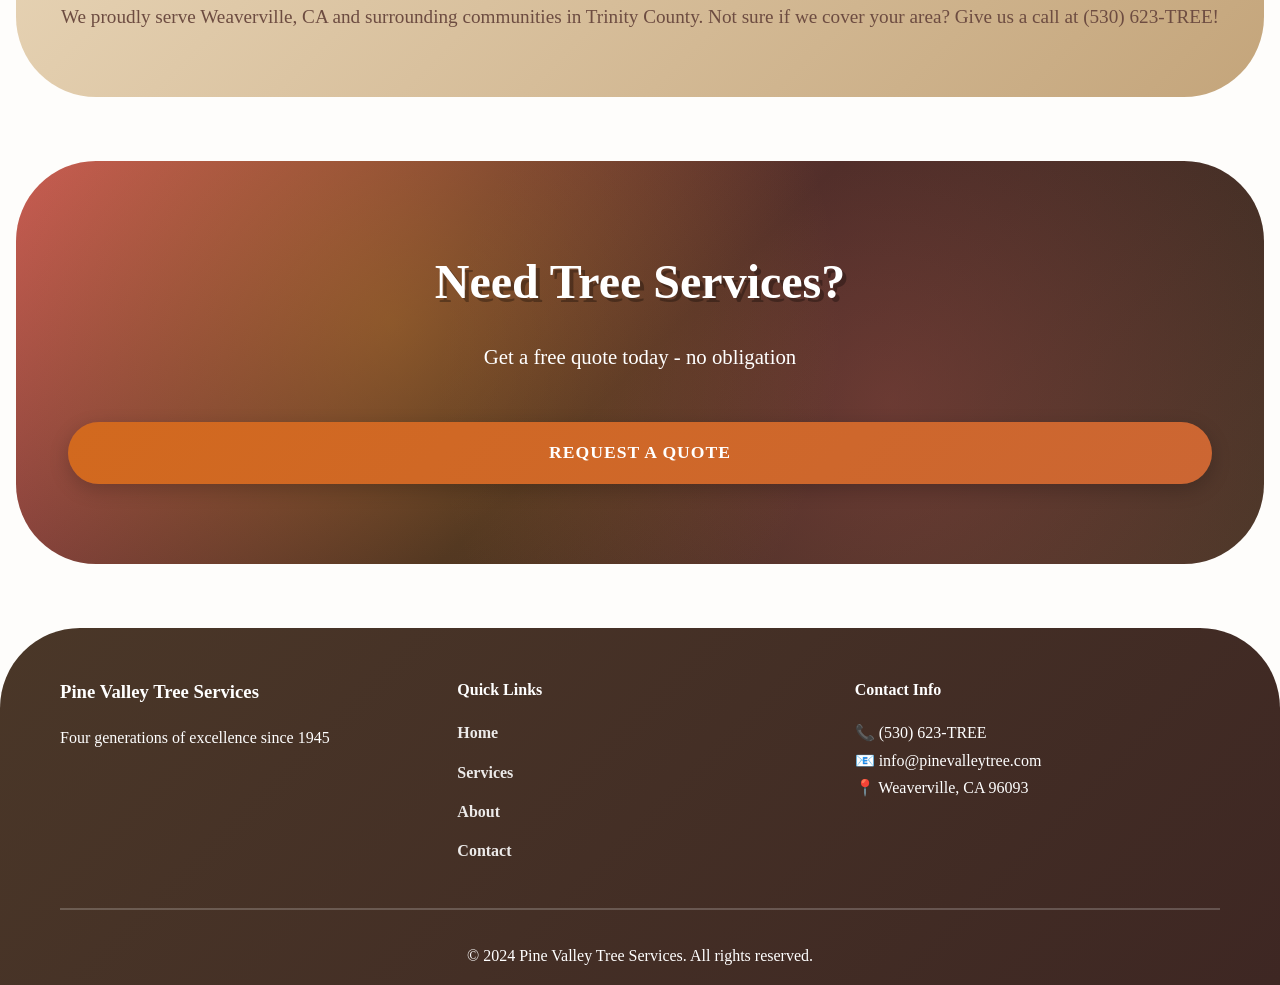
<file: services.html>
<!DOCTYPE html>
<html lang="en">
<head>
    <meta charset="UTF-8">
    <meta name="viewport" content="width=device-width, initial-scale=1.0">
    <title>Our Services - Pine Valley Tree Services</title>
    <link rel="stylesheet" href="styles.css">
</head>
<body>
    <header>
        <nav>
            <div class="logo">
                <h1>🌲 Pine Valley Tree Services</h1>
            </div>
            <ul class="nav-menu">
                <li><a href="index.html">Home</a></li>
                <li><a href="services.html" class="active">Services</a></li>
                <li><a href="about.html">About</a></li>
                <li><a href="contact.html">Contact</a></li>
            </ul>
        </nav>
    </header>

    <main>
        <section class="page-header">
            <div class="container">
                <h1>Our Services</h1>
                <p>Professional tree care solutions tailored to your needs</p>
            </div>
        </section>

        <section class="services-detail">
            <div class="container">
                <div class="service-item">
                    <div class="service-icon">🪚</div>
                    <div class="service-content">
                        <h2>Tree Trimming & Pruning</h2>
                        <p>Keep your trees healthy, safe, and looking their best with our professional trimming and pruning services. We carefully assess each tree to determine the best approach for optimal health and aesthetics.</p>
                        <ul>
                            <li>Crown thinning and shaping</li>
                            <li>Dead branch removal</li>
                            <li>Clearance pruning for buildings and power lines</li>
                            <li>Seasonal maintenance programs</li>
                        </ul>
                    </div>
                </div>

                <div class="service-item">
                    <div class="service-icon">🪓</div>
                    <div class="service-content">
                        <h2>Tree Removal</h2>
                        <p>When a tree becomes hazardous, diseased, or needs to be removed for construction, our experienced team handles the job safely and efficiently. We use the latest equipment and techniques to protect your property.</p>
                        <ul>
                            <li>Complete tree removal</li>
                            <li>Emergency storm damage removal</li>
                            <li>Stump grinding and removal</li>
                            <li>Lot clearing for construction</li>
                            <li>Crane-assisted removal for difficult situations</li>
                        </ul>
                    </div>
                </div>

                <div class="service-item">
                    <div class="service-icon">🪵</div>
                    <div class="service-content">
                        <h2>Premium Firewood Sales</h2>
                        <p>Stay warm all winter with our premium seasoned hardwood. We offer a variety of wood types and can cut and split to your specifications. Local delivery available.</p>
                        <ul>
                            <li>Seasoned oak, maple, and mixed hardwood</li>
                            <li>Full cords, half cords, and face cords available</li>
                            <li>Cut and split to your preferred size</li>
                            <li>Stacked delivery service</li>
                            <li>Bulk discounts for early season orders</li>
                        </ul>
                    </div>
                </div>

                <div class="service-item">
                    <div class="service-icon">🛡️</div>
                    <div class="service-content">
                        <h2>Safe Space - Fire Protection Services</h2>
                        <p>Protect your home and property from wildfire with our comprehensive defensible space services. Essential for California mountain communities.</p>
                        <ul>
                            <li>Defensible space zones 1 & 2 creation and maintenance</li>
                            <li>Fuel reduction and vegetation management</li>
                            <li>Fire-wise landscaping consultation</li>
                            <li>CAL FIRE compliance assessments</li>
                            <li>Emergency pre-fire preparation services</li>
                        </ul>
                    </div>
                </div>

                <div class="service-item">
                    <div class="service-icon">🌳</div>
                    <div class="service-content">
                        <h2>Additional Services</h2>
                        <p>We offer a complete range of tree care and property maintenance services to meet all your needs.</p>
                        <ul>
                            <li>Tree health assessments and consultations</li>
                            <li>Cabling and bracing for structural support</li>
                            <li>Wood chipping and mulch delivery</li>
                            <li>Brush clearing and land management</li>
                            <li>24/7 emergency tree services</li>
                        </ul>
                    </div>
                </div>
            </div>
        </section>

        <section class="service-areas">
            <div class="container">
                <h2>Service Area</h2>
                <p>We proudly serve Weaverville, CA and surrounding communities in Trinity County. Not sure if we cover your area? Give us a call at (530) 623-TREE!</p>
            </div>
        </section>

        <section class="cta-section">
            <div class="container">
                <h2>Need Tree Services?</h2>
                <p>Get a free quote today - no obligation</p>
                <a href="contact.html" class="btn btn-primary">Request a Quote</a>
            </div>
        </section>
    </main>

    <footer>
        <div class="container">
            <div class="footer-content">
                <div class="footer-section">
                    <h3>Pine Valley Tree Services</h3>
                    <p>Four generations of excellence since 1945</p>
                </div>
                <div class="footer-section">
                    <h4>Quick Links</h4>
                    <ul>
                        <li><a href="index.html">Home</a></li>
                        <li><a href="services.html">Services</a></li>
                        <li><a href="about.html">About</a></li>
                        <li><a href="contact.html">Contact</a></li>
                    </ul>
                </div>
                <div class="footer-section">
                    <h4>Contact Info</h4>
                    <p>📞 (530) 623-TREE</p>
                    <p>📧 info@pinevalleytree.com</p>
                    <p>📍 Weaverville, CA 96093</p>
                </div>
            </div>
            <div class="footer-bottom">
                <p>&copy; 2024 Pine Valley Tree Services. All rights reserved.</p>
            </div>
        </div>
    </footer>
    <script src="scroll-animations.js"></script>
</body>
</html>
</file>
<file: styles.css>
/* Reset and Base Styles */
* {
    margin: 0;
    padding: 0;
    box-sizing: border-box;
}

:root {
    /* Rustic 60's Colors */
    --primary-color: #3e2723;
    --secondary-color: #5d4037;
    --accent-color: #d2691e;
    --wood-dark: #4a3728;
    --wood-light: #c4a57b;
    --cabin-red: #c85a54;
    --forest-green: #4a7c59;
    --burnt-orange: #cc6633;
    --mustard: #d4a017;
    --text-dark: #3e2723;
    --text-light: #6d4c41;
    --bg-light: #f9f5f0;
    --bg-wood: #e8d5b7;
    --white: #ffffff;
    --cream: #fefdfb;
    --border-color: #a67c52;
}

@keyframes float {
    0%, 100% {
        transform: translateY(0px);
    }
    50% {
        transform: translateY(-15px);
    }
}

@keyframes wobble {
    0%, 100% {
        transform: rotate(-2deg);
    }
    50% {
        transform: rotate(2deg);
    }
}

@keyframes pulse {
    0%, 100% {
        transform: scale(1);
    }
    50% {
        transform: scale(1.05);
    }
}

html {
    scroll-behavior: smooth;
}

body {
    font-family: 'Georgia', 'Cooper Black', serif;
    line-height: 1.7;
    color: var(--text-dark);
    background-color: var(--cream);
    overflow-x: hidden;
}

.container {
    max-width: 1200px;
    margin: 0 auto;
    padding: 0 20px;
}

/* Header and Navigation - Rounded */
header {
    background: linear-gradient(135deg, var(--wood-dark) 0%, var(--primary-color) 50%, var(--burnt-orange) 100%);
    color: var(--white);
    padding: 1.5rem 0;
    box-shadow: 0 6px 20px rgba(0, 0, 0, 0.2);
    position: sticky;
    top: 0;
    z-index: 1000;
    border-bottom: 5px solid var(--accent-color);
    border-radius: 0 0 50px 50px;
}

nav {
    display: flex;
    justify-content: space-between;
    align-items: center;
    max-width: 1200px;
    margin: 0 auto;
    padding: 0 20px;
}

.logo h1 {
    font-size: 1.6rem;
    font-weight: 800;
    font-family: 'Georgia', serif;
    letter-spacing: 2px;
    text-shadow: 3px 3px 0 rgba(0, 0, 0, 0.3);
}

.nav-menu {
    display: flex;
    list-style: none;
    gap: 1rem;
}

.nav-menu a {
    color: var(--white);
    text-decoration: none;
    font-weight: 700;
    transition: all 0.3s ease;
    padding: 0.7rem 1.5rem;
    border-radius: 50px;
    font-family: 'Georgia', serif;
    background: rgba(255, 255, 255, 0.1);
}

.nav-menu a:hover,
.nav-menu a.active {
    background-color: var(--accent-color);
    transform: translateY(-3px) rotate(-2deg);
    box-shadow: 0 4px 10px rgba(0, 0, 0, 0.3);
}

/* Split Hero Section - Organic Shapes */
.hero-split {
    display: grid;
    grid-template-columns: 1.4fr 1fr;
    min-height: 550px;
    background: linear-gradient(135deg, var(--wood-dark) 0%, var(--primary-color) 40%, var(--burnt-orange) 100%);
    color: var(--white);
    position: relative;
    overflow: hidden;
    border-radius: 0 0 80px 80px;
    margin-bottom: 3rem;
}

.hero-split::before {
    content: '';
    position: absolute;
    top: 0;
    left: 0;
    right: 0;
    bottom: 0;
    background: 
        radial-gradient(circle at 20% 30%, rgba(212, 160, 23, 0.2) 0%, transparent 50%),
        radial-gradient(circle at 80% 70%, rgba(200, 90, 84, 0.2) 0%, transparent 50%);
    pointer-events: none;
}

.hero-left {
    display: flex;
    align-items: center;
    padding: 4rem;
    position: relative;
    z-index: 1;
}

.hero-content {
    max-width: 600px;
}

.hero-badge {
    display: inline-block;
    background-color: var(--accent-color);
    color: var(--white);
    padding: 0.6rem 2rem;
    border-radius: 50px;
    font-size: 1rem;
    font-weight: 800;
    margin-bottom: 1.5rem;
    letter-spacing: 2px;
    box-shadow: 0 4px 15px rgba(0, 0, 0, 0.3);
    transform: rotate(-3deg);
    animation: wobble 3s ease-in-out infinite;
}

.hero-split h2 {
    font-size: 3.2rem;
    margin-bottom: 1.5rem;
    line-height: 1.1;
    font-weight: 800;
    text-shadow: 4px 4px 0 rgba(0, 0, 0, 0.3);
}

.hero-split p {
    font-size: 1.3rem;
    line-height: 1.9;
    margin-bottom: 2rem;
    opacity: 0.95;
}

.hero-right {
    background: linear-gradient(135deg, var(--mustard) 0%, var(--accent-color) 50%, var(--cabin-red) 100%);
    display: flex;
    align-items: center;
    justify-content: center;
    padding: 3rem;
    position: relative;
    border-radius: 200px 0 0 200px;
}

.hero-stats {
    display: flex;
    flex-direction: column;
    gap: 2.5rem;
}

.stat-item {
    text-align: center;
    background: rgba(255, 255, 255, 0.15);
    padding: 2rem;
    border-radius: 50%;
    width: 180px;
    height: 180px;
    display: flex;
    flex-direction: column;
    align-items: center;
    justify-content: center;
    border: 4px solid rgba(255, 255, 255, 0.3);
    transition: all 0.3s ease;
}

.stat-item:hover {
    transform: rotate(10deg) scale(1.1);
    background: rgba(255, 255, 255, 0.25);
}

.stat-number {
    display: block;
    font-size: 3.5rem;
    font-weight: 900;
    line-height: 1;
    color: var(--white);
    text-shadow: 3px 3px 0 rgba(0, 0, 0, 0.3);
}

.stat-label {
    display: block;
    font-size: 0.9rem;
    text-transform: uppercase;
    letter-spacing: 1px;
    margin-top: 0.5rem;
    font-weight: 700;
}

/* Buttons - Rounded Groovy Style */
.btn {
    display: inline-block;
    padding: 1.2rem 3rem;
    text-decoration: none;
    border-radius: 50px;
    font-weight: 800;
    transition: all 0.3s ease;
    cursor: pointer;
    border: 4px solid transparent;
    position: relative;
    font-size: 1.1rem;
    letter-spacing: 1px;
    text-transform: uppercase;
    font-family: 'Georgia', serif;
    box-shadow: 0 6px 20px rgba(0, 0, 0, 0.3);
}

.btn-primary {
    background: linear-gradient(135deg, var(--accent-color) 0%, var(--cabin-red) 100%);
    color: var(--white);
    border-color: var(--mustard);
}

.btn-primary:hover {
    transform: translateY(-5px) rotate(-2deg);
    box-shadow: 0 10px 30px rgba(0, 0, 0, 0.4);
}

.btn-secondary {
    background-color: transparent;
    color: var(--white);
    border-color: var(--white);
}

.btn-secondary:hover {
    background-color: var(--white);
    color: var(--primary-color);
    transform: translateY(-5px) rotate(2deg);
}

.cta-buttons {
    display: flex;
    gap: 1.5rem;
    flex-wrap: wrap;
}

/* Section Title */
.section-title {
    text-align: center;
    color: var(--primary-color);
    font-size: 3rem;
    margin-bottom: 3rem;
    font-weight: 900;
    font-family: 'Georgia', serif;
    text-shadow: 3px 3px 0 rgba(210, 105, 30, 0.3);
    position: relative;
}

.section-title::after {
    content: '';
    display: block;
    width: 200px;
    height: 8px;
    background: linear-gradient(90deg, var(--mustard), var(--accent-color), var(--cabin-red));
    margin: 1rem auto 0;
    border-radius: 50px;
}

/* Services Showcase - Organic Blob Shapes */
.services-showcase {
    padding: 6rem 0;
    background: var(--cream);
}

.services-grid {
    display: grid;
    grid-template-columns: 1.5fr 1fr;
    grid-template-rows: repeat(2, 1fr);
    gap: 2.5rem;
    margin-top: 3rem;
}

.service-card {
    background: var(--white);
    padding: 3rem;
    border-radius: 50px;
    border: 5px solid var(--border-color);
    transition: all 0.4s ease;
    box-shadow: 0 8px 25px rgba(0, 0, 0, 0.15);
    position: relative;
}

.service-card::before {
    content: '';
    position: absolute;
    top: -5px;
    left: -5px;
    right: -5px;
    bottom: -5px;
    background: linear-gradient(135deg, var(--mustard), var(--accent-color), var(--cabin-red));
    border-radius: 50px;
    opacity: 0;
    transition: opacity 0.3s ease;
    z-index: -1;
}

.service-card:hover::before {
    opacity: 1;
}

.service-card:hover {
    transform: translateY(-10px) rotate(-1deg);
    box-shadow: 0 15px 40px rgba(0, 0, 0, 0.25);
    border-color: transparent;
}

.service-card-large {
    grid-row: 1 / 3;
    display: flex;
    flex-direction: column;
    justify-content: center;
    background: linear-gradient(135deg, var(--primary-color) 0%, var(--burnt-orange) 100%);
    color: var(--white);
    border-color: var(--mustard);
    border-radius: 80px;
}

.service-card-large h3 {
    color: var(--white);
    font-size: 2.2rem;
    margin-bottom: 1rem;
}

.service-card-large p {
    font-size: 1.2rem;
    line-height: 1.9;
    margin-bottom: 1.5rem;
}

.service-card-highlight {
    background: linear-gradient(135deg, var(--bg-wood) 0%, var(--wood-light) 100%);
    border-color: var(--cabin-red);
}

.service-icon {
    font-size: 4rem;
    margin-bottom: 1.5rem;
    display: block;
    animation: float 3s ease-in-out infinite;
}

.service-icon-large {
    font-size: 6rem;
    margin-bottom: 1.5rem;
    display: block;
    animation: float 4s ease-in-out infinite;
}

.service-card h3 {
    color: var(--primary-color);
    font-size: 1.7rem;
    margin-bottom: 1rem;
    font-family: 'Georgia', serif;
    font-weight: 800;
}

.service-card p {
    color: var(--text-light);
    line-height: 1.8;
}

.service-link {
    display: inline-block;
    margin-top: 1rem;
    color: var(--white);
    text-decoration: none;
    font-weight: 800;
    font-size: 1.2rem;
    transition: transform 0.3s ease;
}

.service-link:hover {
    transform: translateX(10px);
}

.badge {
    display: inline-block;
    background-color: var(--cabin-red);
    color: var(--white);
    padding: 0.5rem 1.2rem;
    border-radius: 50px;
    font-size: 0.8rem;
    font-weight: 800;
    text-transform: uppercase;
    letter-spacing: 1px;
    margin-top: 1rem;
    box-shadow: 0 3px 10px rgba(0, 0, 0, 0.2);
}

/* Timeline Section - Organic */
.timeline-section {
    padding: 6rem 0;
    background: linear-gradient(135deg, var(--bg-wood) 0%, var(--wood-light) 50%, var(--bg-wood) 100%);
    position: relative;
    border-radius: 100px;
    margin: 4rem 1rem;
}

.timeline {
    position: relative;
    max-width: 800px;
    margin: 0 auto;
    padding-left: 60px;
}

.timeline::before {
    content: '';
    position: absolute;
    left: 25px;
    top: 0;
    bottom: 0;
    width: 6px;
    background: linear-gradient(to bottom, var(--mustard), var(--accent-color), var(--cabin-red));
    border-radius: 50px;
}

.timeline-item {
    position: relative;
    margin-bottom: 3rem;
}

.timeline-marker {
    position: absolute;
    left: -42px;
    top: 0;
    width: 28px;
    height: 28px;
    border-radius: 50%;
    background: linear-gradient(135deg, var(--mustard), var(--accent-color));
    border: 5px solid var(--white);
    box-shadow: 0 0 0 6px var(--accent-color);
    animation: pulse 2s ease-in-out infinite;
}

.timeline-content {
    background: var(--white);
    padding: 2.5rem;
    border-radius: 40px;
    border: 4px solid var(--border-color);
    box-shadow: 0 8px 20px rgba(0, 0, 0, 0.15);
    transition: all 0.3s ease;
}

.timeline-content:hover {
    border-color: var(--accent-color);
    transform: translateX(15px) rotate(1deg);
    box-shadow: 0 12px 30px rgba(0, 0, 0, 0.2);
}

.timeline-content h3 {
    color: var(--accent-color);
    font-size: 2rem;
    margin-bottom: 0.5rem;
    font-family: 'Georgia', serif;
    font-weight: 900;
}

.timeline-content p {
    color: var(--text-light);
    line-height: 1.8;
}

/* Why Choose Modern - Organic Layout */
.why-choose-modern {
    padding: 6rem 0;
    background-color: var(--cream);
}

.why-choose-layout {
    display: grid;
    grid-template-columns: 1fr 1.5fr;
    gap: 4rem;
    align-items: start;
}

.why-choose-left {
    background: linear-gradient(135deg, var(--primary-color), var(--burnt-orange));
    color: var(--white);
    padding: 3rem;
    border-radius: 60px;
    box-shadow: 0 10px 30px rgba(0, 0, 0, 0.2);
}

.why-choose-left h2 {
    color: var(--white);
    font-size: 2.5rem;
    margin-bottom: 1.5rem;
    font-family: 'Georgia', serif;
    font-weight: 900;
    text-shadow: 3px 3px 0 rgba(0, 0, 0, 0.3);
}

.why-intro {
    color: rgba(255, 255, 255, 0.95);
    font-size: 1.2rem;
    line-height: 1.9;
    margin-bottom: 2rem;
}

.why-choose-right {
    display: grid;
    grid-template-columns: repeat(2, 1fr);
    gap: 2rem;
}

.benefit-card {
    background: var(--white);
    padding: 2.5rem;
    border-radius: 40px;
    border: 4px solid var(--border-color);
    transition: all 0.3s ease;
    box-shadow: 0 6px 20px rgba(0, 0, 0, 0.1);
}

.benefit-card:hover {
    border-color: var(--accent-color);
    transform: translateY(-8px) rotate(-2deg);
    box-shadow: 0 12px 30px rgba(0, 0, 0, 0.2);
}

.benefit-icon {
    width: 60px;
    height: 60px;
    background: linear-gradient(135deg, var(--mustard), var(--accent-color), var(--cabin-red));
    color: var(--white);
    border-radius: 50%;
    display: flex;
    align-items: center;
    justify-content: center;
    font-size: 2rem;
    font-weight: 900;
    margin-bottom: 1.5rem;
    box-shadow: 0 4px 15px rgba(0, 0, 0, 0.2);
}

.benefit-card h4 {
    color: var(--primary-color);
    font-size: 1.4rem;
    margin-bottom: 0.75rem;
    font-family: 'Georgia', serif;
    font-weight: 800;
}

.benefit-card p {
    color: var(--text-light);
    line-height: 1.8;
}

/* Reviews Section - Organic Cards */
.reviews-section {
    padding: 6rem 0;
    background: linear-gradient(180deg, var(--cream) 0%, var(--bg-light) 100%);
}

.reviews-section h2 {
    text-align: center;
    color: var(--primary-color);
    font-size: 3rem;
    margin-bottom: 1rem;
    font-weight: 900;
    font-family: 'Georgia', serif;
    text-shadow: 3px 3px 0 rgba(210, 105, 30, 0.2);
}

.reviews-section > .container > p {
    text-align: center;
    color: var(--text-light);
    font-size: 1.3rem;
    margin-bottom: 4rem;
    max-width: 600px;
    margin-left: auto;
    margin-right: auto;
}

.reviews-grid {
    display: grid;
    grid-template-columns: repeat(auto-fit, minmax(320px, 1fr));
    gap: 3rem;
    margin-top: 3rem;
}

.review-card {
    background: var(--white);
    padding: 3rem;
    border-radius: 50px;
    box-shadow: 0 8px 25px rgba(0, 0, 0, 0.15);
    transition: all 0.4s ease;
    border: 5px solid var(--border-color);
    position: relative;
}

.review-card::before {
    content: '"';
    position: absolute;
    top: 1rem;
    left: 2rem;
    font-size: 8rem;
    color: var(--accent-color);
    opacity: 0.2;
    font-family: Georgia, serif;
    line-height: 1;
}

.review-card:hover {
    transform: translateY(-10px) rotate(1deg);
    box-shadow: 0 15px 40px rgba(0, 0, 0, 0.25);
    border-color: var(--accent-color);
}

.review-stars {
    color: var(--mustard);
    font-size: 1.5rem;
    margin-bottom: 1rem;
    letter-spacing: 4px;
}

.review-text {
    color: var(--text-light);
    font-size: 1.1rem;
    line-height: 1.9;
    margin-bottom: 2rem;
    font-style: italic;
    position: relative;
    z-index: 1;
}

.review-author {
    display: flex;
    align-items: center;
    gap: 1rem;
    margin-top: 1.5rem;
    padding-top: 1.5rem;
    border-top: 3px solid var(--bg-light);
}

.review-author-initial {
    width: 60px;
    height: 60px;
    border-radius: 50%;
    background: linear-gradient(135deg, var(--mustard), var(--accent-color));
    color: var(--white);
    display: flex;
    align-items: center;
    justify-content: center;
    font-weight: 900;
    font-size: 1.5rem;
    border: 4px solid var(--border-color);
    box-shadow: 0 4px 10px rgba(0, 0, 0, 0.2);
}

.review-author-info h4 {
    color: var(--text-dark);
    font-size: 1.2rem;
    margin-bottom: 0.2rem;
    font-family: 'Georgia', serif;
    font-weight: 800;
}

.review-author-info p {
    color: var(--text-light);
    font-size: 0.95rem;
}

/* CTA Section - Wavy Design */
.cta-section {
    background: linear-gradient(135deg, var(--cabin-red) 0%, var(--primary-color) 50%, var(--wood-dark) 100%);
    color: var(--white);
    padding: 5rem 2rem;
    text-align: center;
    position: relative;
    overflow: hidden;
    border-radius: 80px;
    margin: 4rem 1rem;
}

.cta-section::before {
    content: '';
    position: absolute;
    top: 0;
    left: 0;
    right: 0;
    bottom: 0;
    background: 
        radial-gradient(circle at 30% 40%, rgba(212, 160, 23, 0.3) 0%, transparent 50%),
        radial-gradient(circle at 70% 60%, rgba(200, 90, 84, 0.3) 0%, transparent 50%);
    pointer-events: none;
}

.cta-section h2 {
    font-size: 3rem;
    margin-bottom: 1rem;
    font-family: 'Georgia', serif;
    text-shadow: 4px 4px 0 rgba(0, 0, 0, 0.3);
    font-weight: 900;
    position: relative;
    z-index: 1;
}

.cta-section p {
    font-size: 1.3rem;
    margin-bottom: 2rem;
    position: relative;
    z-index: 1;
}

.cta-info {
    display: flex;
    align-items: center;
    justify-content: center;
    gap: 2rem;
    flex-wrap: wrap;
    position: relative;
    z-index: 1;
}

.cta-phone {
    font-size: 1.8rem;
    color: var(--white);
    text-decoration: none;
    font-weight: 900;
    transition: transform 0.3s ease;
    font-family: 'Georgia', serif;
    padding: 1rem 2rem;
    background: rgba(255, 255, 255, 0.15);
    border-radius: 50px;
    border: 3px solid rgba(255, 255, 255, 0.3);
}

.cta-phone:hover {
    transform: scale(1.1) rotate(-2deg);
    background: rgba(255, 255, 255, 0.25);
}

.cta-divider {
    font-size: 1.5rem;
    opacity: 0.7;
    font-weight: 700;
}

/* Page Header - Rounded */
.page-header {
    background: linear-gradient(135deg, var(--wood-dark) 0%, var(--primary-color) 50%, var(--burnt-orange) 100%);
    color: var(--white);
    padding: 5rem 2rem;
    text-align: center;
    position: relative;
    overflow: hidden;
    border-radius: 0 0 80px 80px;
    margin-bottom: 3rem;
}

.page-header h1 {
    font-size: 3.5rem;
    margin-bottom: 1rem;
    font-family: 'Georgia', serif;
    text-shadow: 4px 4px 0 rgba(0, 0, 0, 0.3);
    position: relative;
    z-index: 1;
    font-weight: 900;
}

.page-header p {
    position: relative;
    z-index: 1;
    font-size: 1.3rem;
}

/* Services Detail - Organic Blobs */
.services-detail {
    padding: 4rem 0;
    background-color: var(--cream);
}

.service-item {
    display: flex;
    gap: 2.5rem;
    margin-bottom: 3rem;
    padding: 3rem;
    background-color: var(--white);
    border-radius: 60px;
    align-items: flex-start;
    border: 5px solid var(--border-color);
    box-shadow: 0 8px 25px rgba(0, 0, 0, 0.12);
    transition: all 0.3s ease;
}

.service-item:hover {
    border-color: var(--accent-color);
    transform: translateY(-5px) rotate(-1deg);
    box-shadow: 0 12px 35px rgba(0, 0, 0, 0.2);
}

.service-item .service-icon {
    font-size: 5rem;
    flex-shrink: 0;
    animation: float 3s ease-in-out infinite;
}

.service-content h2 {
    color: var(--primary-color);
    margin-bottom: 1rem;
    font-family: 'Georgia', serif;
    font-size: 2rem;
    font-weight: 900;
}

.service-content ul {
    margin-top: 1rem;
    margin-left: 1.5rem;
}

.service-content li {
    margin-bottom: 0.75rem;
    color: var(--text-light);
    line-height: 1.8;
}

/* Service Areas - Rounded */
.service-areas {
    padding: 4rem 0;
    background: linear-gradient(135deg, var(--bg-wood) 0%, var(--wood-light) 100%);
    text-align: center;
    border-radius: 80px;
    margin: 3rem 1rem;
}

.service-areas h2 {
    color: var(--primary-color);
    margin-bottom: 1rem;
    font-family: 'Georgia', serif;
    font-size: 2.5rem;
    font-weight: 900;
}

.service-areas p {
    font-size: 1.2rem;
    color: var(--text-light);
}

/* Footer - Rounded */
footer {
    background: linear-gradient(135deg, var(--wood-dark) 0%, var(--primary-color) 100%);
    color: var(--white);
    padding: 3rem 0 1rem;
    border-radius: 80px 80px 0 0;
    margin-top: 4rem;
}

.footer-content {
    display: grid;
    grid-template-columns: repeat(auto-fit, minmax(250px, 1fr));
    gap: 2rem;
    margin-bottom: 2rem;
}

.footer-section h3,
.footer-section h4 {
    margin-bottom: 1rem;
    font-family: 'Georgia', serif;
    font-weight: 900;
}

.footer-section ul {
    list-style: none;
}

.footer-section ul li {
    margin-bottom: 0.75rem;
}

.footer-section a {
    color: var(--white);
    text-decoration: none;
    opacity: 0.9;
    transition: all 0.3s ease;
    font-weight: 600;
}

.footer-section a:hover {
    opacity: 1;
    transform: translateX(5px);
    color: var(--mustard);
}

.footer-bottom {
    text-align: center;
    padding-top: 2rem;
    border-top: 2px solid rgba(255,255,255,0.2);
}

/* Gallery Section - Organic */
.gallery-section {
    padding: 4rem 0;
    background-color: var(--cream);
}

.gallery-intro {
    text-align: center;
    max-width: 800px;
    margin: 0 auto 3rem;
}

.gallery-intro h2 {
    color: var(--primary-color);
    font-size: 3rem;
    margin-bottom: 1rem;
    font-weight: 900;
    font-family: 'Georgia', serif;
    text-shadow: 3px 3px 0 rgba(210, 105, 30, 0.2);
}

.gallery-intro p {
    color: var(--text-light);
    font-size: 1.2rem;
    line-height: 1.9;
}

.gallery-filters {
    display: flex;
    justify-content: center;
    flex-wrap: wrap;
    gap: 1rem;
    margin-bottom: 3rem;
}

.filter-btn {
    padding: 1rem 2rem;
    border: 4px solid var(--accent-color);
    background-color: transparent;
    color: var(--accent-color);
    border-radius: 50px;
    font-weight: 800;
    cursor: pointer;
    transition: all 0.3s ease;
    font-size: 1rem;
    font-family: 'Georgia', serif;
}

.filter-btn:hover {
    background-color: var(--accent-color);
    color: var(--white);
    transform: translateY(-3px) rotate(-2deg);
    box-shadow: 0 6px 20px rgba(0, 0, 0, 0.2);
}

.filter-btn.active {
    background: linear-gradient(135deg, var(--mustard), var(--accent-color), var(--cabin-red));
    color: var(--white);
    border-color: var(--cabin-red);
}

.gallery-grid {
    display: grid;
    grid-template-columns: repeat(auto-fill, minmax(350px, 1fr));
    gap: 2.5rem;
    margin-top: 2rem;
}

.gallery-item {
    position: relative;
    overflow: hidden;
    border-radius: 40px;
    cursor: pointer;
    transition: all 0.3s ease;
    box-shadow: 0 8px 25px rgba(0, 0, 0, 0.15);
    border: 5px solid var(--border-color);
}

.gallery-item:hover {
    border-color: var(--accent-color);
    transform: rotate(-2deg) scale(1.05);
}

.gallery-item img {
    width: 100%;
    height: 300px;
    object-fit: cover;
    display: block;
    transition: transform 0.5s ease;
}

.gallery-item:hover img {
    transform: scale(1.15) rotate(2deg);
}

.gallery-overlay {
    position: absolute;
    bottom: 0;
    left: 0;
    right: 0;
    background: linear-gradient(to top, rgba(62, 39, 35, 0.95), transparent);
    padding: 2rem 1.5rem 1.5rem;
    transform: translateY(100%);
    transition: transform 0.3s ease;
    border-radius: 0 0 40px 40px;
}

.gallery-item:hover .gallery-overlay {
    transform: translateY(0);
}

.gallery-overlay h3 {
    color: var(--white);
    font-size: 1.4rem;
    margin-bottom: 0.5rem;
    font-weight: 800;
    font-family: 'Georgia', serif;
}

.gallery-overlay p {
    color: rgba(255, 255, 255, 0.95);
    font-size: 1rem;
}

/* Responsive Design */
@media (max-width: 1024px) {
    .hero-split {
        grid-template-columns: 1fr;
        border-radius: 0 0 60px 60px;
    }
    
    .hero-right {
        border-radius: 60px 60px 0 0;
        padding: 2rem;
    }
    
    .hero-stats {
        flex-direction: row;
        justify-content: space-around;
        flex-wrap: wrap;
    }
    
    .stat-item {
        width: 150px;
        height: 150px;
    }
    
    .stat-number {
        font-size: 3rem;
    }
    
    .services-grid {
        grid-template-columns: 1fr;
        grid-template-rows: auto;
    }
    
    .service-card-large {
        grid-row: auto;
    }
    
    .why-choose-layout {
        grid-template-columns: 1fr;
        gap: 3rem;
    }
    
    .why-choose-right {
        grid-template-columns: 1fr;
    }
}

@media (max-width: 768px) {
    .hero-left {
        padding: 2rem;
    }
    
    .hero-split h2 {
        font-size: 2.2rem;
    }
    
    .hero-split p {
        font-size: 1.1rem;
    }
    
    .section-title {
        font-size: 2.2rem;
    }
    
    .timeline {
        padding-left: 50px;
    }
    
    .service-item {
        flex-direction: column;
        text-align: center;
        padding: 2rem;
    }
    
    .nav-menu {
        gap: 0.5rem;
    }
    
    .nav-menu a {
        padding: 0.5rem 1rem;
        font-size: 0.9rem;
    }
}

@media (max-width: 480px) {
    .hero-badge {
        font-size: 0.85rem;
        padding: 0.5rem 1.5rem;
    }
    
    .hero-stats {
        flex-direction: column;
        gap: 2rem;
    }
    
    .stat-item {
        width: 140px;
        height: 140px;
        margin: 0 auto;
    }
    
    .service-card {
        padding: 2rem;
        border-radius: 30px;
    }
    
    .timeline-content {
        padding: 1.5rem;
        border-radius: 25px;
    }
    
    .benefit-card {
        padding: 1.5rem;
        border-radius: 25px;
    }
    
    .review-card {
        padding: 2rem;
        border-radius: 30px;
    }
    
    .cta-section {
        border-radius: 40px;
        margin: 2rem 0.5rem;
    }
    
    .gallery-item {
        border-radius: 25px;
    }
    
    .nav-menu {
        flex-direction: column;
        gap: 0.3rem;
    }
    
    .logo h1 {
        font-size: 1.2rem;
    }
}

/* Contact Page - Asymmetrical Rounded Sections */
.contact-info-section {
    padding: 3rem 0;
    background-color: var(--cream);
}

.contact-info-wrapper {
    background: linear-gradient(135deg, var(--wood-dark) 0%, var(--primary-color) 100%);
    padding: 3rem;
    border-radius: 70px;
    color: var(--white);
    text-align: center;
    box-shadow: 0 10px 30px rgba(0, 0, 0, 0.15);
}

.contact-info-wrapper h2 {
    font-size: 2.5rem;
    margin-bottom: 2.5rem;
    font-family: 'Georgia', serif;
    font-weight: 900;
    text-shadow: 3px 3px 0 rgba(0, 0, 0, 0.3);
}

.contact-cards {
    display: grid;
    grid-template-columns: repeat(auto-fit, minmax(200px, 1fr));
    gap: 2rem;
    margin-top: 2rem;
}

.contact-card {
    background-color: rgba(255, 255, 255, 0.15);
    backdrop-filter: blur(10px);
    padding: 2rem;
    border-radius: 50px;
    border: 3px solid rgba(255, 255, 255, 0.3);
    transition: all 0.3s ease;
}

.contact-card:hover {
    background-color: rgba(255, 255, 255, 0.25);
    transform: translateY(-5px);
}

.contact-icon {
    font-size: 3rem;
    margin-bottom: 1rem;
}

.contact-card h3 {
    font-size: 1.3rem;
    margin-bottom: 0.5rem;
    font-family: 'Georgia', serif;
    font-weight: 800;
}

.contact-detail {
    font-size: 1.2rem;
    font-weight: 700;
    margin: 0.5rem 0;
}

.contact-card .note {
    font-size: 0.9rem;
    opacity: 0.9;
    margin-top: 0.5rem;
}

/* Business Hours Section */
.hours-section {
    padding: 3rem 0;
    background-color: var(--bg-light);
}

.hours-wrapper {
    background: linear-gradient(135deg, var(--mustard) 0%, var(--burnt-orange) 100%);
    padding: 3rem;
    border-radius: 60px 80px 60px 80px;
    text-align: center;
    box-shadow: 0 10px 30px rgba(0, 0, 0, 0.15);
    color: var(--white);
}

.hours-wrapper h2 {
    font-size: 2.5rem;
    margin-bottom: 2rem;
    font-family: 'Georgia', serif;
    font-weight: 900;
    text-shadow: 3px 3px 0 rgba(0, 0, 0, 0.3);
}

.hours-grid {
    display: grid;
    grid-template-columns: repeat(auto-fit, minmax(250px, 1fr));
    gap: 1.5rem;
}

.hours-item {
    background-color: rgba(255, 255, 255, 0.2);
    backdrop-filter: blur(10px);
    padding: 1.5rem;
    border-radius: 40px;
    border: 3px solid rgba(255, 255, 255, 0.3);
    display: flex;
    flex-direction: column;
    gap: 0.5rem;
}

.hours-item .day {
    font-size: 1.2rem;
    font-weight: 800;
    font-family: 'Georgia', serif;
}

.hours-item .time {
    font-size: 1.1rem;
    opacity: 0.95;
}

/* Quote Section */
.quote-section {
    padding: 3rem 0;
    background-color: var(--cream);
}

.quote-wrapper {
    background-color: var(--white);
    padding: 3rem;
    border-radius: 80px 50px 80px 50px;
    border: 5px solid var(--cabin-red);
    box-shadow: 0 10px 30px rgba(0, 0, 0, 0.15);
}

.section-intro {
    text-align: center;
    margin-bottom: 2.5rem;
}

.section-intro h2 {
    font-size: 2.5rem;
    color: var(--primary-color);
    margin-bottom: 1rem;
    font-family: 'Georgia', serif;
    font-weight: 900;
}

.section-intro p {
    font-size: 1.2rem;
    color: var(--text-light);
}

/* Firewood Section */
.firewood-section {
    padding: 3rem 0;
    background-color: var(--bg-light);
}

.firewood-wrapper {
    background: linear-gradient(135deg, var(--wood-light) 0%, var(--bg-wood) 100%);
    padding: 3rem;
    border-radius: 50px 70px 50px 70px;
    border: 5px solid var(--accent-color);
    box-shadow: 0 10px 30px rgba(0, 0, 0, 0.15);
}

/* Contact Forms */
.contact-form {
    max-width: 700px;
    margin: 0 auto;
}

.form-row {
    display: grid;
    grid-template-columns: 1fr 1fr;
    gap: 1.5rem;
}

.form-group {
    margin-bottom: 1.5rem;
}

.form-group label {
    display: block;
    margin-bottom: 0.5rem;
    color: var(--primary-color);
    font-weight: 700;
    font-family: 'Georgia', serif;
    font-size: 1rem;
}

.form-group input,
.form-group select,
.form-group textarea {
    width: 100%;
    padding: 0.9rem 1.2rem;
    border: 3px solid var(--border-color);
    border-radius: 30px;
    font-size: 1rem;
    font-family: 'Georgia', serif;
    background-color: var(--white);
    transition: all 0.3s ease;
}

.form-group input:focus,
.form-group select:focus,
.form-group textarea:focus {
    outline: none;
    border-color: var(--accent-color);
    box-shadow: 0 0 0 3px rgba(210, 105, 30, 0.2);
}

.form-group textarea {
    resize: vertical;
    min-height: 100px;
}

.btn {
    display: inline-block;
    padding: 1rem 2.5rem;
    border-radius: 50px;
    font-size: 1.1rem;
    font-weight: 800;
    font-family: 'Georgia', serif;
    text-decoration: none;
    transition: all 0.3s ease;
    cursor: pointer;
    border: none;
    text-align: center;
}

.btn-primary {
    background: linear-gradient(135deg, var(--accent-color) 0%, var(--burnt-orange) 100%);
    color: var(--white);
    box-shadow: 0 6px 20px rgba(0, 0, 0, 0.2);
    width: 100%;
    margin-top: 1rem;
}

.btn-primary:hover {
    transform: translateY(-3px);
    box-shadow: 0 8px 25px rgba(0, 0, 0, 0.3);
}

/* Scroll-triggered Animations */
.fade-slide-up,
.fade-slide-left,
.fade-scale,
.fade-pop {
    opacity: 0;
    transition: opacity 0.8s ease, transform 0.8s ease;
}

.fade-slide-up {
    transform: translateY(50px);
}

.fade-slide-left {
    transform: translateX(-50px);
}

.fade-scale {
    transform: scale(0.9);
}

.fade-pop {
    transform: scale(0.8);
}

.fade-slide-up.animate-in,
.fade-slide-left.animate-in,
.fade-scale.animate-in,
.fade-pop.animate-in {
    opacity: 1;
    transform: translateY(0) translateX(0) scale(1);
}

/* Card tilt effect */
.service-card,
.review-card,
.benefit-card,
.value-card {
    transition: transform 0.3s ease;
    will-change: transform;
}

/* Smooth transitions for parallax */
.hero-split,
.page-header {
    transition: transform 0.1s ease-out;
    will-change: transform;
}

/* Responsive Contact Page */
@media (max-width: 768px) {
    .form-row {
        grid-template-columns: 1fr;
    }

    .contact-info-wrapper,
    .hours-wrapper,
    .quote-wrapper,
    .firewood-wrapper {
        padding: 2rem;
        border-radius: 40px;
    }

    .contact-cards {
        grid-template-columns: 1fr;
    }

    .section-intro h2 {
        font-size: 2rem;
    }
}
</file>
